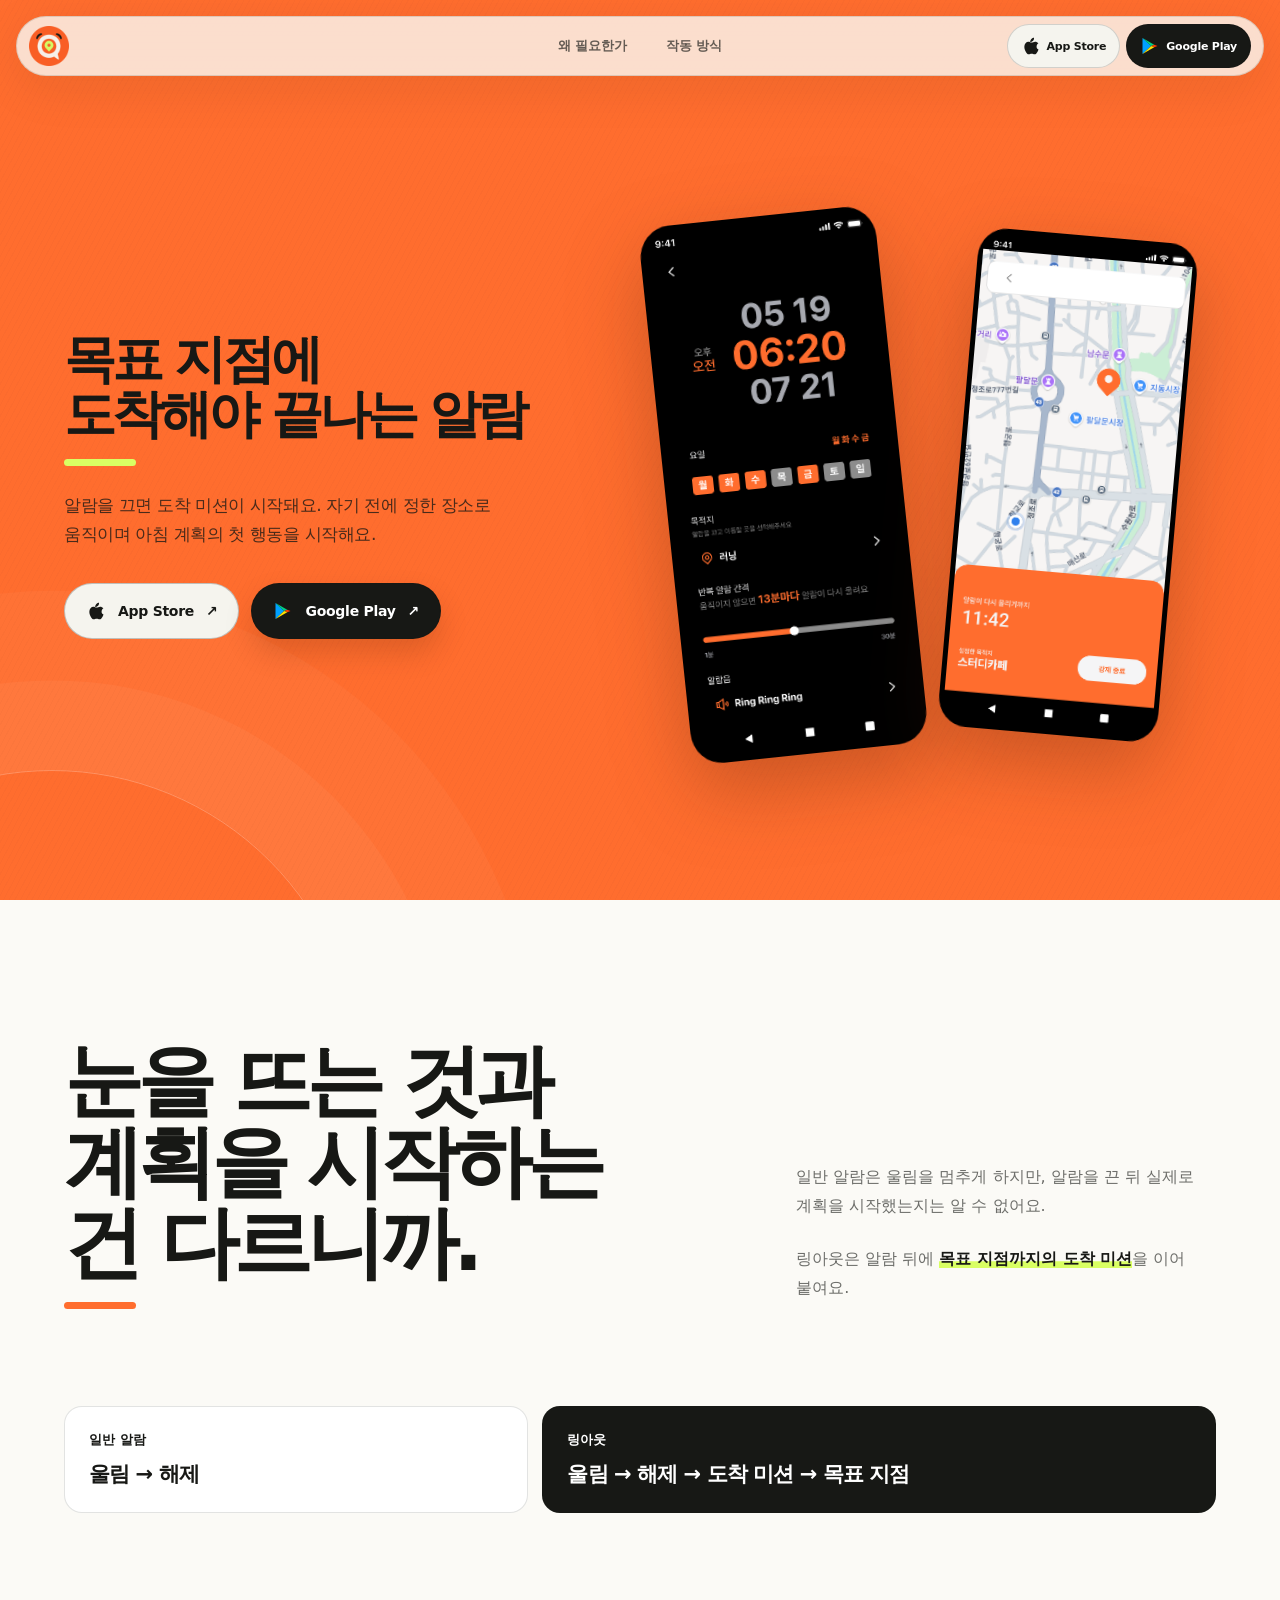
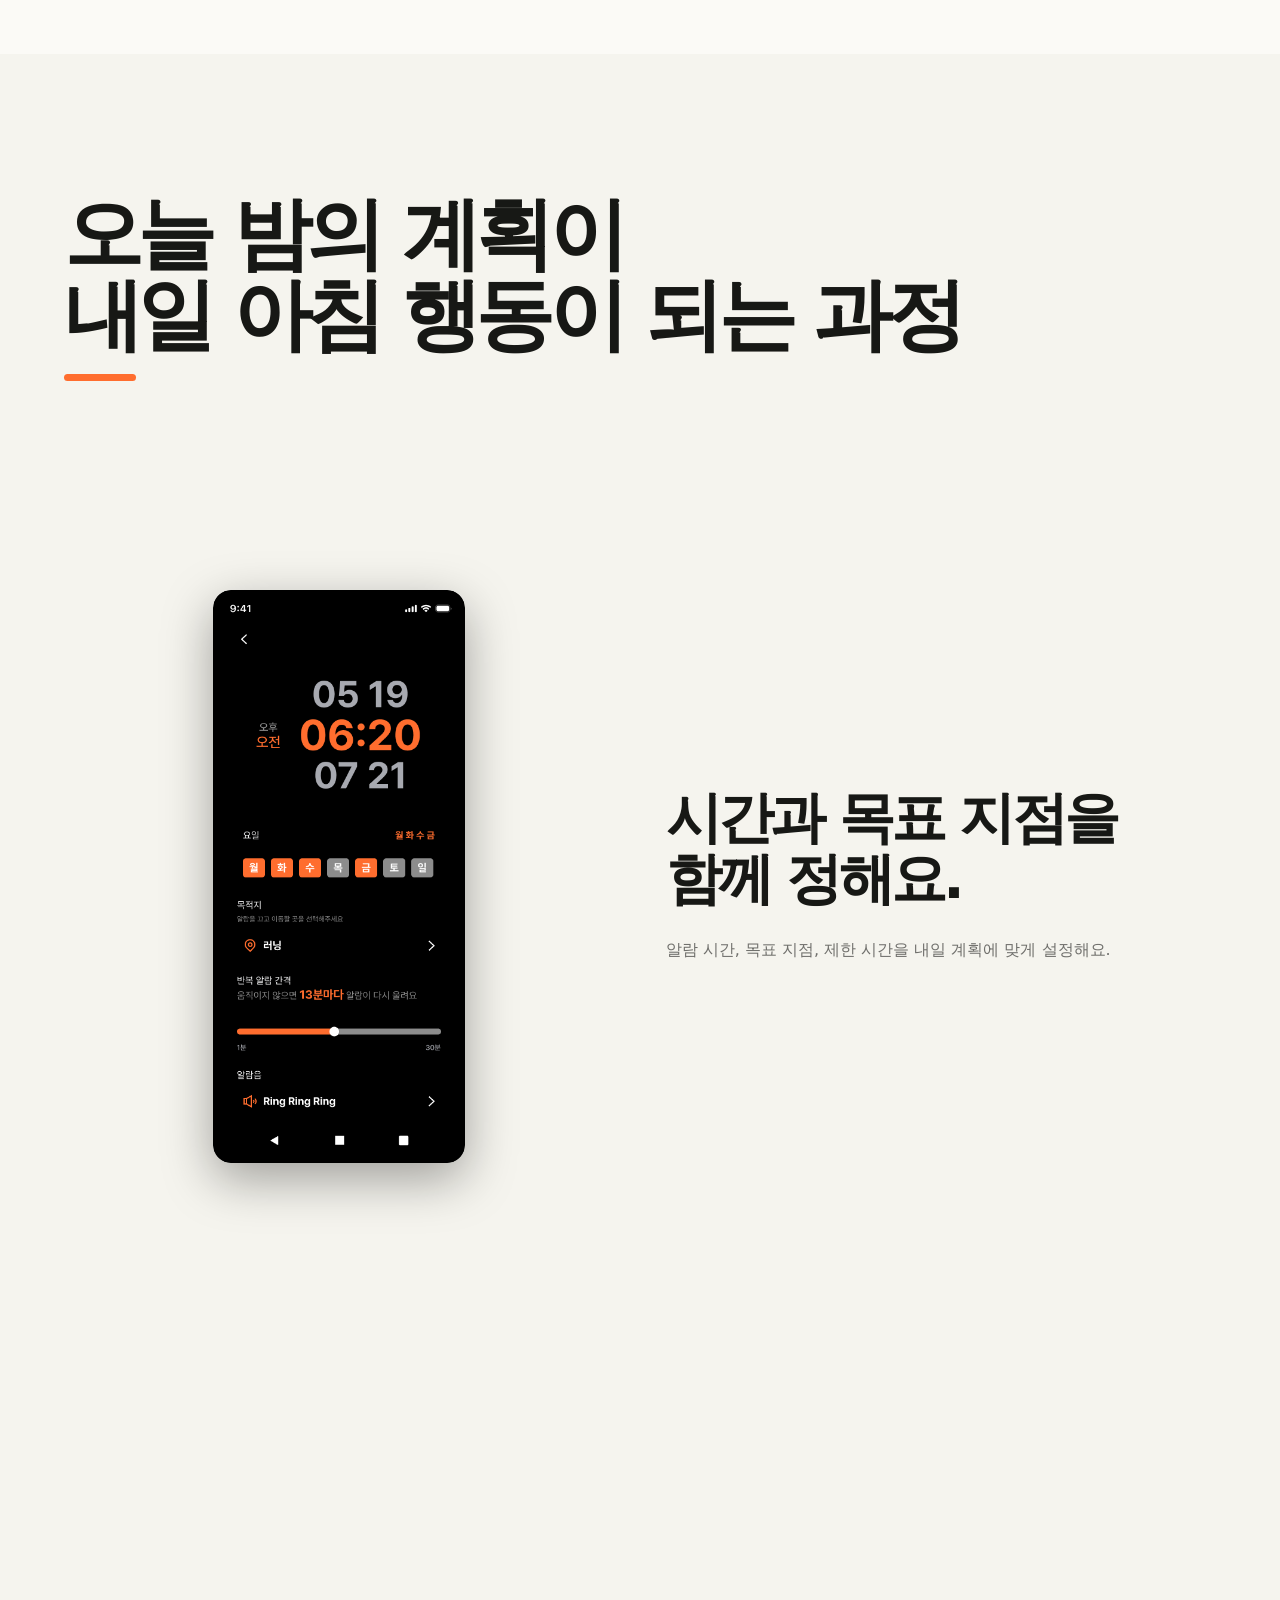
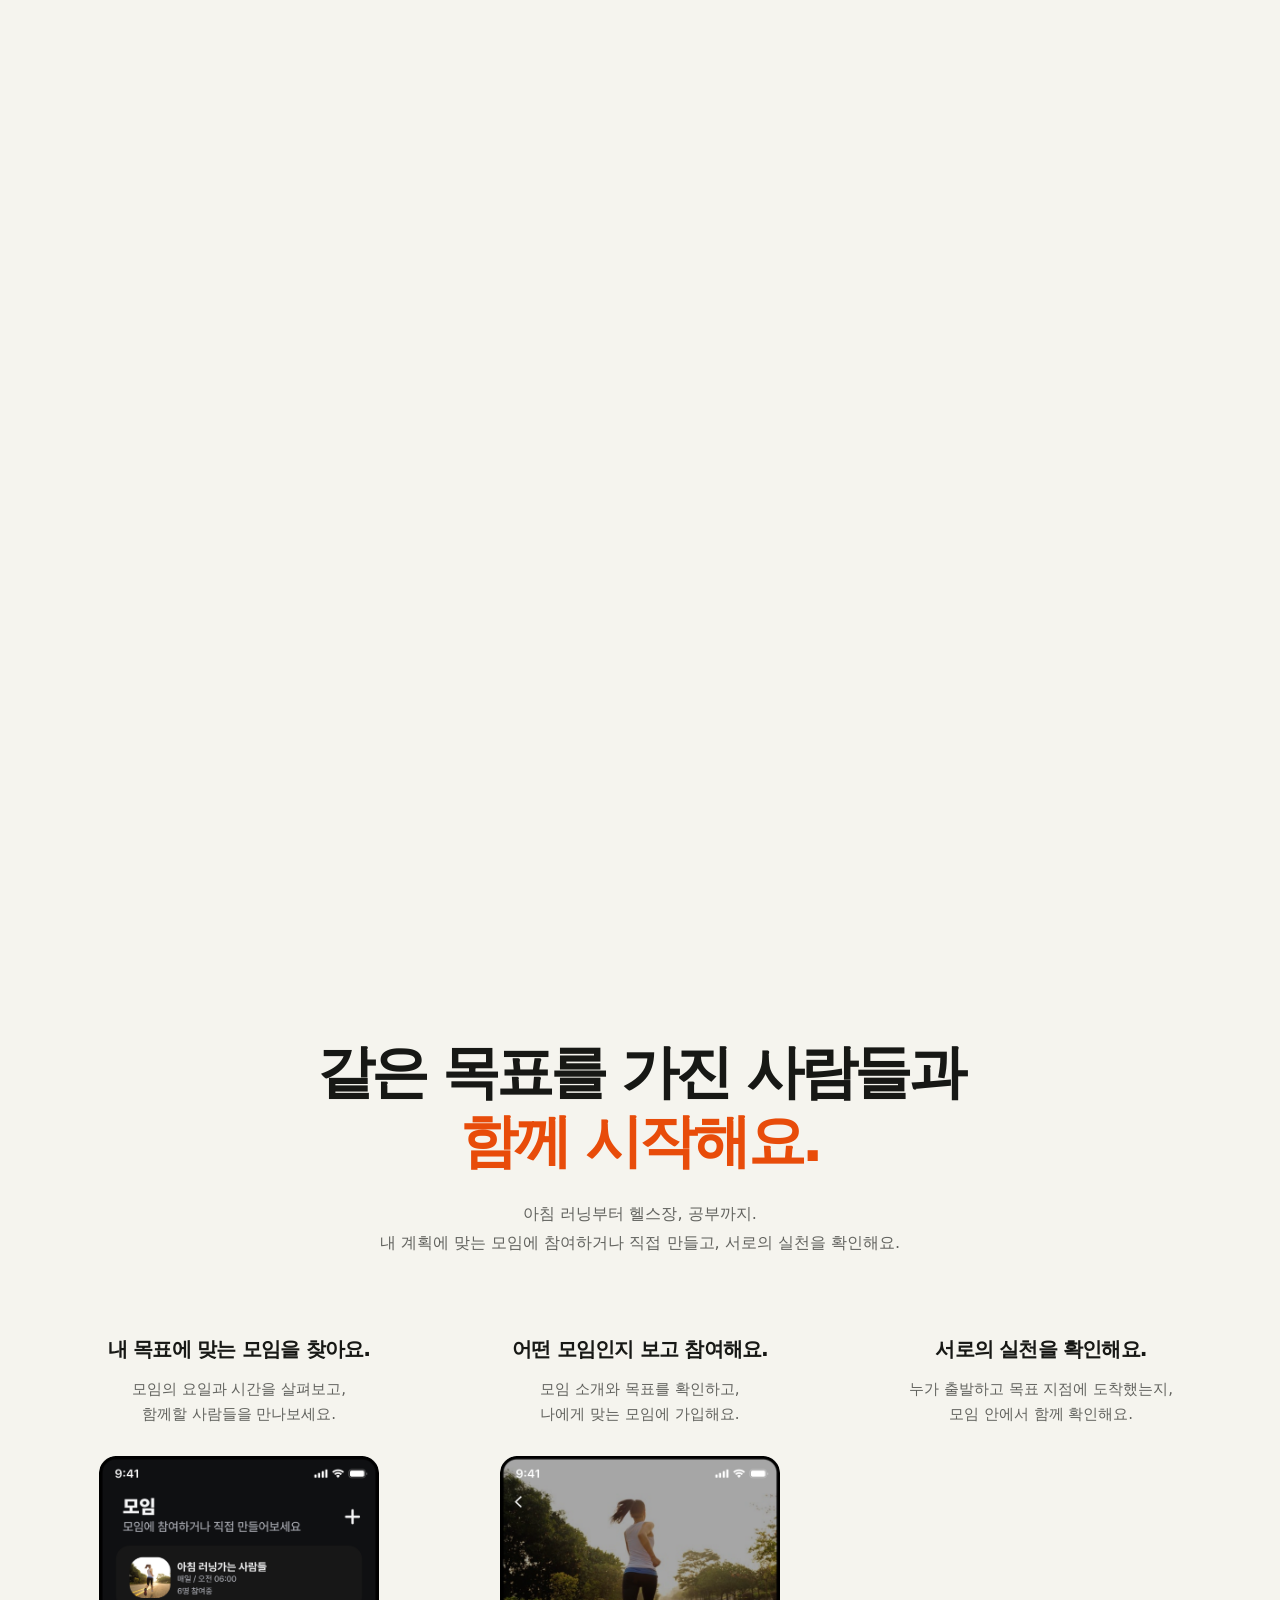
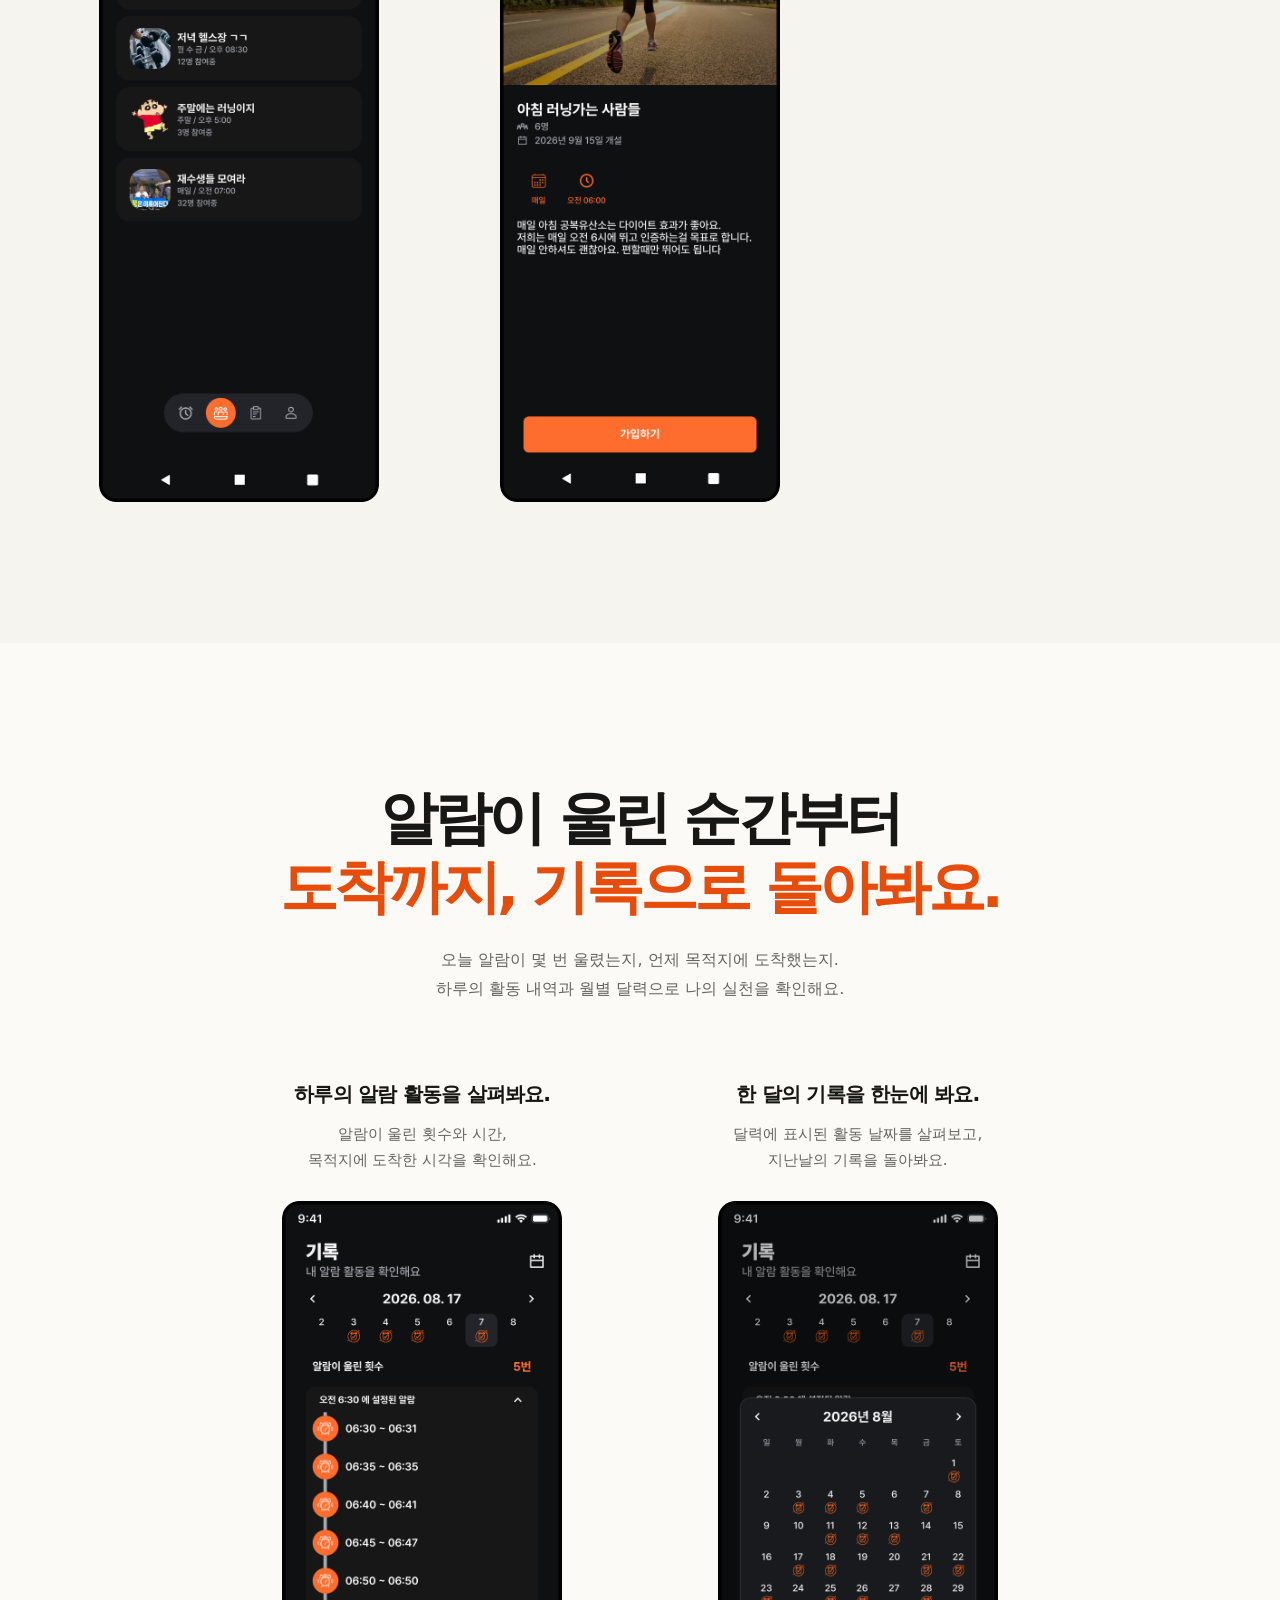
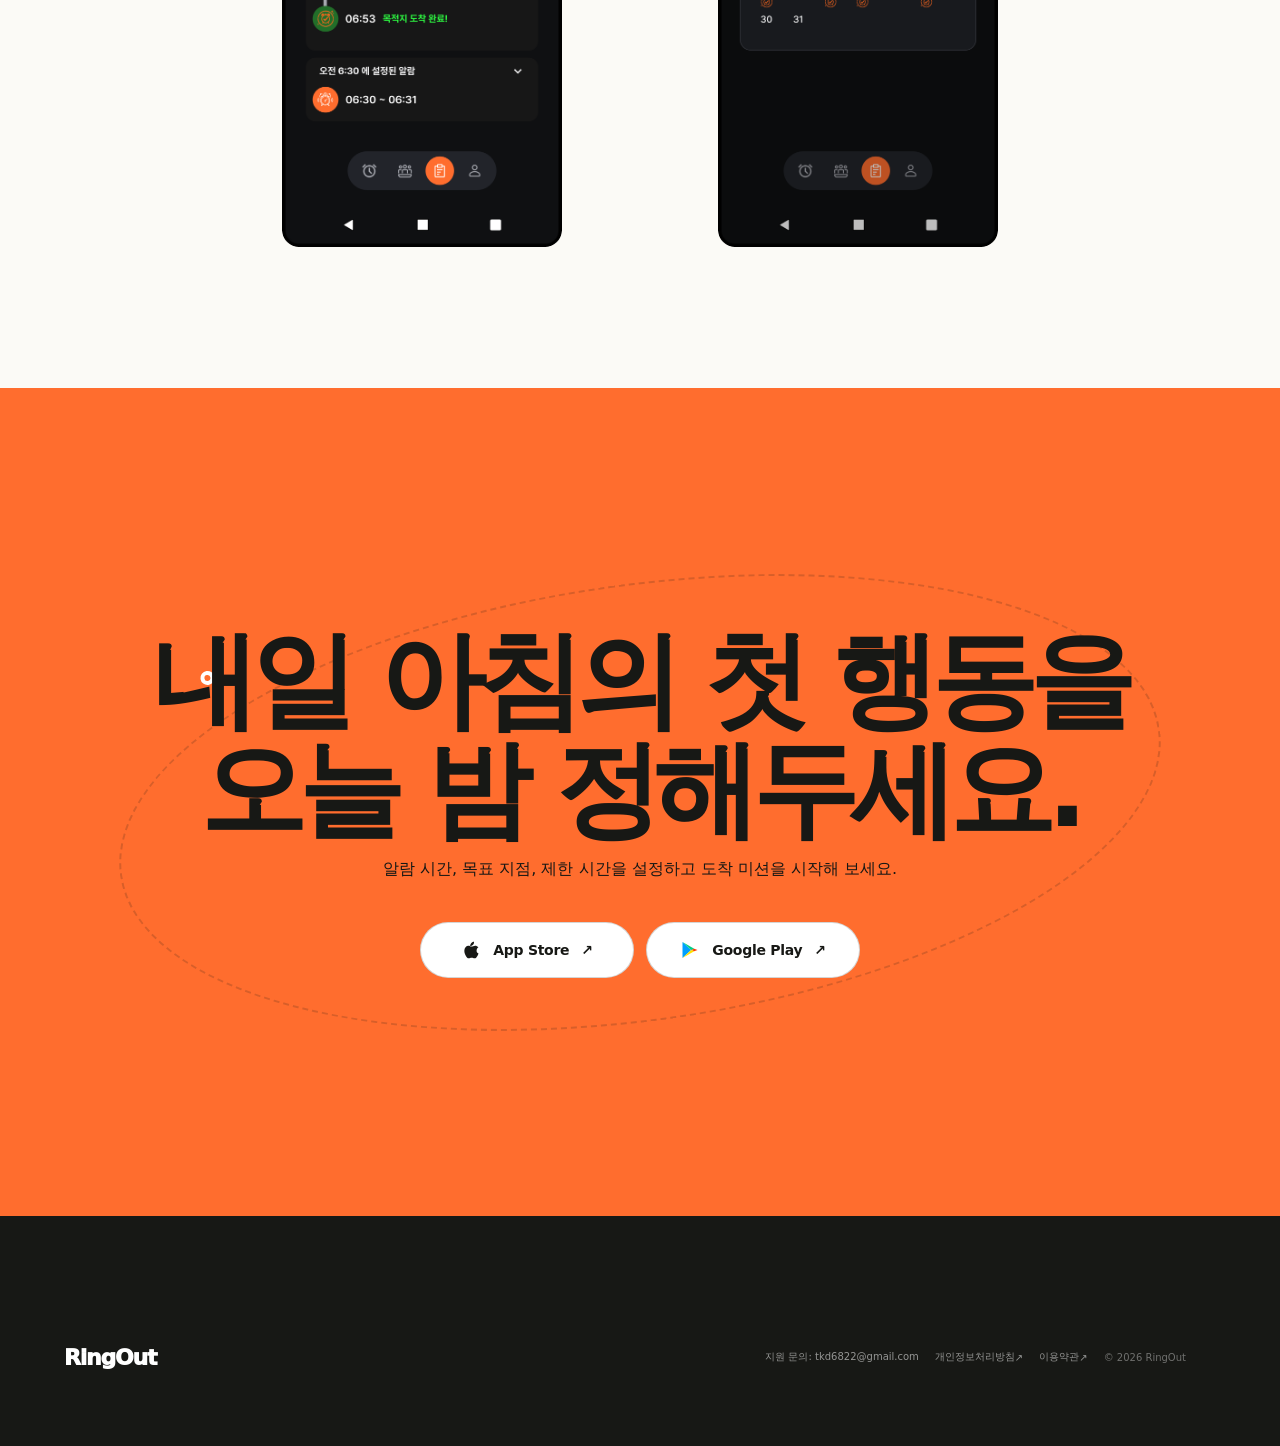
<file: index.html>
<!doctype html>
<html lang="ko">
  <head>
    <meta charset="UTF-8" />
    <meta name="viewport" content="width=device-width, initial-scale=1.0, viewport-fit=cover" />
    <meta name="theme-color" content="#ff6d2e" />
    <meta
      name="description"
      content="목표 지점에 도착해야 끝나는 알람, RingOut. iOS와 Android에서 도착 미션으로 아침 계획을 시작해 보세요."
    />
    <meta property="og:title" content="목표 지점에 도착해야 끝나는 알람 | RingOut" />
    <meta
      property="og:description"
      content="알람을 끈 뒤 목표 지점까지의 도착 미션을 이어가는 RingOut iOS·Android 앱을 만나보세요."
    />
    <meta property="og:type" content="website" />
    <meta property="og:site_name" content="RingOut" />
    <meta property="og:image" content="/assets/favicon.png" />
    <meta property="og:image:type" content="image/png" />
    <meta property="og:image:width" content="512" />
    <meta property="og:image:height" content="512" />
    <meta property="og:image:alt" content="주황색 배경에 흰색 알람 모양과 연두색 위치 핀이 그려진 RingOut 아이콘" />
    <meta name="twitter:card" content="summary" />
    <meta name="twitter:title" content="목표 지점에 도착해야 끝나는 알람 | RingOut" />
    <meta
      name="twitter:description"
      content="알람을 끈 뒤 목표 지점까지의 도착 미션을 이어가는 RingOut iOS·Android 앱을 만나보세요."
    />
    <meta name="twitter:image" content="/assets/favicon.png" />
    <meta name="twitter:image:alt" content="주황색 배경에 흰색 알람 모양과 연두색 위치 핀이 그려진 RingOut 아이콘" />
    <title>목표 지점에 도착해야 끝나는 알람 | RingOut</title>
    <link rel="image_src" href="/assets/favicon.png" />
    <link rel="icon" type="image/png" sizes="512x512" href="assets/favicon.png" />
    <link rel="apple-touch-icon" href="assets/favicon.png" />
    <link rel="preload" as="image" href="assets/ringout-mockup-alarm-setting.png" />
    <link rel="preload" as="image" href="assets/ringout-mockup-destination-in-progress.png" />
    <link rel="preload" as="image" href="assets/ringout-destination.png" />
    <link rel="stylesheet" href="styles.css?v=20261029" />
    <script async src="https://www.googletagmanager.com/gtag/js?id=G-2EV0CKKLM3"></script>
    <script>
      window.dataLayer = window.dataLayer || [];
      function gtag() { window.dataLayer.push(arguments); }
      gtag("js", new Date());
      gtag("config", "G-2EV0CKKLM3");
    </script>
    <script src="analytics.js?v=20261030" defer></script>
    <script src="script.js?v=20261030" defer></script>
  </head>
  <body>
    <a class="skip-link" href="#main">본문으로 바로가기</a>
    <div class="scroll-progress" aria-hidden="true"><span></span></div>

    <header class="site-header" aria-label="주요 메뉴">
      <div class="container-inner header-inner">
        <a class="brand" href="#top" aria-label="RingOut 처음으로">
          <img class="brand-mark" src="assets/logo-circle_2.png" alt="" width="40" height="40" />
        </a>
        <nav class="nav-links" aria-label="페이지 메뉴">
          <a href="#why">왜 필요한가</a>
          <a href="#how">작동 방식</a>
        </nav>
        <div class="header-store-actions" aria-label="앱 설치">
          <a class="header-store-button header-store-button-app" href="https://apps.apple.com/kr/app/id6801441994?pt=129294547&amp;ct=landing_page&amp;mt=8" target="_blank" rel="noopener noreferrer" aria-label="App Store에서 RingOut iOS 앱 받기(새 창)" data-store-click="app_store" data-store-placement="header"><svg class="store-platform-icon" viewBox="0 0 24 24" fill="currentColor" aria-hidden="true" focusable="false"><path d="M15.6 2c.2 1.6-.5 3.1-1.5 4.1-.9.9-2.1 1.3-3.1 1.2-.1-1.4.5-2.8 1.4-3.8.9-.9 2.2-1.5 3.2-1.5ZM18.7 12.9c0-2 1.1-3.4 2.2-4.1-1-1.4-2.5-2-4-2-1.7 0-2.8 1-4.2 1-1.3 0-2.2-.9-3.7-.9-2.8 0-5 2.4-5 6 0 2.2.8 4.5 1.9 6.3 1 1.5 2 2.8 3.4 2.8 1.3 0 1.9-.8 3.5-.8s2 .8 3.5.8c1.5 0 2.5-1.5 3.4-2.9.7-1.1 1.1-2.1 1.3-2.8-1.4-.6-2.3-1.9-2.3-3.4Z" /></svg>App Store</a>
          <a class="header-store-button header-store-button-google" href="https://play.google.com/store/apps/details?id=com.joon.ringout&amp;referrer=utm_source%3Dlanding_page%26utm_medium%3Dwebsite%26utm_campaign%3Dringout_launch" target="_blank" rel="noopener noreferrer" aria-label="Google Play에서 RingOut Android 앱 받기(새 창)" data-store-click="google_play" data-store-placement="header"><svg class="store-platform-icon" viewBox="0 0 24 24" aria-hidden="true" focusable="false"><path fill="#00a0ff" d="M3 2.4v19.2l10.4-9.6L3 2.4Z" /><path fill="#00d084" d="M3 2.4 17.1 10.4 13.4 12 3 2.4Z" /><path fill="#ff3d00" d="m17.1 10.4 3.9 1.6-3.9 1.6-3.7-1.6 3.7-1.6Z" /><path fill="#ffe000" d="M3 21.6 17.1 13.6 13.4 12 3 21.6Z" /></svg>Google Play</a>
        </div>
      </div>
    </header>

    <main id="main" tabindex="-1">
      <section class="hero" id="top" aria-labelledby="hero-title">
        <div class="hero-noise" aria-hidden="true"></div>
        <div class="container-inner hero-inner">
          <div class="hero-copy">
            <h1 id="hero-title" class="reveal">목표 지점에<br /><span>도착해야 끝나는 알람</span></h1>
            <p class="hero-description reveal">알람을 끄면 도착 미션이 시작돼요. 자기 전에 정한 장소로 움직이며 아침 계획의 첫 행동을 시작해요.</p>
            <div class="store-actions reveal" aria-label="앱 설치 경로">
              <a class="store-button store-button-secondary" href="https://apps.apple.com/kr/app/id6801441994?pt=129294547&amp;ct=landing_page&amp;mt=8" target="_blank" rel="noopener noreferrer" aria-label="App Store에서 RingOut iOS 앱 받기(새 창)" data-store-click="app_store" data-store-placement="hero"><svg class="store-platform-icon" viewBox="0 0 24 24" fill="currentColor" aria-hidden="true" focusable="false"><path d="M15.6 2c.2 1.6-.5 3.1-1.5 4.1-.9.9-2.1 1.3-3.1 1.2-.1-1.4.5-2.8 1.4-3.8.9-.9 2.2-1.5 3.2-1.5ZM18.7 12.9c0-2 1.1-3.4 2.2-4.1-1-1.4-2.5-2-4-2-1.7 0-2.8 1-4.2 1-1.3 0-2.2-.9-3.7-.9-2.8 0-5 2.4-5 6 0 2.2.8 4.5 1.9 6.3 1 1.5 2 2.8 3.4 2.8 1.3 0 1.9-.8 3.5-.8s2 .8 3.5.8c1.5 0 2.5-1.5 3.4-2.9.7-1.1 1.1-2.1 1.3-2.8-1.4-.6-2.3-1.9-2.3-3.4Z" /></svg>App Store <span aria-hidden="true">↗</span></a>
              <a class="store-button button-dark" href="https://play.google.com/store/apps/details?id=com.joon.ringout&amp;referrer=utm_source%3Dlanding_page%26utm_medium%3Dwebsite%26utm_campaign%3Dringout_launch" target="_blank" rel="noopener noreferrer" aria-label="Google Play에서 RingOut Android 앱 받기(새 창)" data-store-click="google_play" data-store-placement="hero"><svg class="store-platform-icon" viewBox="0 0 24 24" aria-hidden="true" focusable="false"><path fill="#00a0ff" d="M3 2.4v19.2l10.4-9.6L3 2.4Z" /><path fill="#00d084" d="M3 2.4 17.1 10.4 13.4 12 3 2.4Z" /><path fill="#ff3d00" d="m17.1 10.4 3.9 1.6-3.9 1.6-3.7-1.6 3.7-1.6Z" /><path fill="#ffe000" d="M3 21.6 17.1 13.6 13.4 12 3 21.6Z" /></svg>Google Play <span aria-hidden="true">↗</span></a>
            </div>
          </div>
          <div class="hero-visual">
            <div class="hero-phone-pair">
              <img class="hero-phone hero-phone-alarm" src="assets/ringout-mockup-alarm-setting.png" alt="알람 시간과 목표 지점을 설정하는 RingOut Android 앱 화면 예시" width="422" height="961" />
              <img class="hero-phone hero-phone-destination" src="assets/ringout-mockup-destination-in-progress.png" alt="목표 지점까지 이동 중인 RingOut Android 앱 화면 예시" width="422" height="961" />
            </div>
          </div>
        </div>
      </section>

      <section class="manifesto section-pad" id="why" aria-labelledby="why-title">
        <div class="container-inner manifesto-inner">
          <div class="manifesto-heading"><h2 id="why-title" class="reveal">눈을 뜨는 것과<br /><span>계획을 시작하는 건 다르니까.</span></h2></div>
          <div class="manifesto-copy reveal">
            <p>일반 알람은 울림을 멈추게 하지만, 알람을 끈 뒤 실제로 계획을 시작했는지는 알 수 없어요.</p>
            <p>링아웃은 알람 뒤에 <strong>목표 지점까지의 도착 미션</strong>을 이어 붙여요.</p>
          </div>
          <div class="alarm-contrast reveal" aria-label="일반 알람과 RingOut의 차이">
            <p><b>일반 알람</b><span>울림 → 해제</span></p>
            <p><b>링아웃</b><span>울림 → 해제 → 도착 미션 → 목표 지점</span></p>
          </div>
        </div>
      </section>

      <section class="journey section-pad" id="how" aria-labelledby="how-title">
        <div class="container-inner journey-inner">
          <div class="section-heading reveal"><h2 id="how-title">오늘 밤의 계획이<br /><span>내일 아침 행동이 되는 과정</span></h2></div>
          <div class="journey-layout journey-sequence" data-journey-sequence>
            <div class="journey-stage">
              <div class="journey-panel is-active" data-journey-panel="0">
                <div class="journey-visual journey-visual--static">
                  <div class="actual-screen-stack">
                    <img class="journey-phone journey-single-mockup" src="assets/ringout-mockup-alarm-setting.png" alt="알람 시간과 목표 지점을 설정하는 RingOut Android 앱 화면 예시" width="422" height="961" />
                  </div>
                </div>
                <article class="journey-step journey-step--intro is-active" data-step="0"><div><h3>시간과 목표 지점을<br />함께 정해요.</h3><p>알람 시간, 목표 지점, 제한 시간을 내일 계획에 맞게 설정해요.</p></div></article>
              </div>

              <div class="journey-panel" data-journey-panel="1">
                <div class="journey-visual journey-visual--static">
                  <div class="actual-screen-stack">
                    <img class="journey-phone journey-single-mockup" src="assets/ringout-mockup-alarm-screen.png" alt="알람을 끄고 목표 지점으로 이동하기 전의 RingOut Android 알람 화면 예시" width="422" height="961" loading="lazy" decoding="async" />
                  </div>
                </div>
                <article class="journey-step journey-step--move" data-step="1"><div><h3>알람을 끄면,<br />목표 지점을 향해 움직여요.</h3><p>알람 해제와 동시에 도착 미션이 시작돼요. 남은 시간과 목표 지점까지의 거리를 보며 이동해요.</p></div></article>
              </div>

              <div class="journey-panel" data-journey-panel="2">
                <div class="journey-visual journey-visual--static">
                  <div class="actual-screen-stack">
                    <img class="journey-phone journey-single-mockup" src="assets/ringout-mockup-destination-in-progress.png" alt="알람을 끈 뒤 목표 지점까지 이동 중인 RingOut Android 앱 화면 예시" width="422" height="961" loading="lazy" decoding="async" />
                  </div>
                </div>
                <article class="journey-step" data-step="2"><div><h3>제한 시간 안에 도착하지 못하면 다시 알람이 울려요.</h3><p>알람을 끄면 제한 시간이 다시 시작되고, 도착 미션이 이어져요.</p></div></article>
              </div>

              <div class="journey-panel journey-panel--text-only journey-panel--final" data-journey-panel="3">
                <article class="journey-step" data-step="3"><div><h3>목적지에 도착하면<br /><span class="marker-highlight">알람이 끝나요</span></h3><p>설정한 목표 지점에 도착하면 더 이상 알람이 반복해서 울리지 않아요</p></div></article>
              </div>
            </div>
          </div>
        </div>
      </section>

      <section class="groups section-pad" id="groups" aria-labelledby="groups-title">
        <div class="container-inner">
          <div class="groups-heading reveal">
            <h2 id="groups-title">같은 목표를 가진 사람들과<br /><span>함께 시작해요.</span></h2>
            <p class="groups-description">아침 러닝부터 헬스장, 공부까지.<br />내 계획에 맞는 모임에 참여하거나 직접 만들고, 서로의 실천을 확인해요.</p>
          </div>
          <div class="groups-grid">
            <figure class="group-feature reveal">
              <figcaption><h3>내 목표에 맞는 모임을 찾아요.</h3><p>모임의 요일과 시간을 살펴보고,<br />함께할 사람들을 만나보세요.</p></figcaption>
              <img src="assets/ringout-group-list.png" alt="요일과 시간, 참여 인원을 확인할 수 있는 RingOut 모임 목록 화면" width="1236" height="2853" loading="lazy" decoding="async" />
            </figure>
            <figure class="group-feature reveal">
              <figcaption><h3>어떤 모임인지 보고 참여해요.</h3><p>모임 소개와 목표를 확인하고,<br />나에게 맞는 모임에 가입해요.</p></figcaption>
              <img src="assets/ringout-group-detail.png" alt="아침 러닝 모임의 소개와 일정, 가입하기 버튼이 있는 화면" width="1236" height="2853" loading="lazy" decoding="async" />
            </figure>
            <figure class="group-feature reveal">
              <figcaption><h3>서로의 실천을 확인해요.</h3><p>누가 출발하고 목표 지점에 도착했는지,<br />모임 안에서 함께 확인해요.</p></figcaption>
              <img src="assets/ringout-group-activity.png" alt="날짜별 목표 달성 인원과 멤버의 이동 시작, 도착 내역을 보여주는 모임 활동 화면" width="1236" height="2823" loading="lazy" decoding="async" />
            </figure>
          </div>
        </div>
      </section>

      <section class="records section-pad" id="records" aria-labelledby="records-title">
        <div class="container-inner">
          <div class="groups-heading reveal">
            <h2 id="records-title">알람이 울린 순간부터<br /><span>도착까지, 기록으로 돌아봐요.</span></h2>
            <p class="groups-description">오늘 알람이 몇 번 울렸는지, 언제 목적지에 도착했는지.<br />하루의 활동 내역과 월별 달력으로 나의 실천을 확인해요.</p>
          </div>
          <div class="groups-grid records-grid">
            <figure class="group-feature reveal">
              <figcaption><h3>하루의 알람 활동을 살펴봐요.</h3><p>알람이 울린 횟수와 시간,<br />목적지에 도착한 시각을 확인해요.</p></figcaption>
              <img src="assets/ringout-records-daily.png" alt="알람이 울린 횟수와 시간별 내역, 목적지 도착 시각을 보여주는 RingOut 기록 화면" width="1236" height="2853" loading="lazy" decoding="async" />
            </figure>
            <figure class="group-feature reveal">
              <figcaption><h3>한 달의 기록을 한눈에 봐요.</h3><p>달력에 표시된 활동 날짜를 살펴보고,<br />지난날의 기록을 돌아봐요.</p></figcaption>
              <img src="assets/ringout-records-calendar.png" alt="알람 활동이 있는 날짜가 표시된 RingOut 월별 기록 달력 화면" width="1236" height="2853" loading="lazy" decoding="async" />
            </figure>
          </div>
        </div>
      </section>

      <section class="final-cta" id="download" aria-labelledby="cta-title">
        <div class="cta-track" aria-hidden="true"><span></span></div>
        <div class="container-inner final-cta-inner">
          <h2 id="cta-title" class="reveal">내일 아침의 첫 행동을<br /><span>오늘 밤 정해두세요.</span></h2>
          <p class="reveal">알람 시간, 목표 지점, 제한 시간을 설정하고 도착 미션을 시작해 보세요.</p>
          <div class="store-actions reveal" aria-label="앱 설치 경로"><a class="store-button button-light" href="https://apps.apple.com/kr/app/id6801441994?pt=129294547&amp;ct=landing_page&amp;mt=8" target="_blank" rel="noopener noreferrer" aria-label="App Store에서 RingOut iOS 앱 받기(새 창)" data-store-click="app_store" data-store-placement="bottom"><svg class="store-platform-icon" viewBox="0 0 24 24" fill="currentColor" aria-hidden="true" focusable="false"><path d="M15.6 2c.2 1.6-.5 3.1-1.5 4.1-.9.9-2.1 1.3-3.1 1.2-.1-1.4.5-2.8 1.4-3.8.9-.9 2.2-1.5 3.2-1.5ZM18.7 12.9c0-2 1.1-3.4 2.2-4.1-1-1.4-2.5-2-4-2-1.7 0-2.8 1-4.2 1-1.3 0-2.2-.9-3.7-.9-2.8 0-5 2.4-5 6 0 2.2.8 4.5 1.9 6.3 1 1.5 2 2.8 3.4 2.8 1.3 0 1.9-.8 3.5-.8s2 .8 3.5.8c1.5 0 2.5-1.5 3.4-2.9.7-1.1 1.1-2.1 1.3-2.8-1.4-.6-2.3-1.9-2.3-3.4Z" /></svg>App Store <span aria-hidden="true">↗</span></a><a class="store-button button-light" href="https://play.google.com/store/apps/details?id=com.joon.ringout&amp;referrer=utm_source%3Dlanding_page%26utm_medium%3Dwebsite%26utm_campaign%3Dringout_launch" target="_blank" rel="noopener noreferrer" aria-label="Google Play에서 RingOut Android 앱 받기(새 창)" data-store-click="google_play" data-store-placement="bottom"><svg class="store-platform-icon" viewBox="0 0 24 24" aria-hidden="true" focusable="false"><path fill="#00a0ff" d="M3 2.4v19.2l10.4-9.6L3 2.4Z" /><path fill="#00d084" d="M3 2.4 17.1 10.4 13.4 12 3 2.4Z" /><path fill="#ff3d00" d="m17.1 10.4 3.9 1.6-3.9 1.6-3.7-1.6 3.7-1.6Z" /><path fill="#ffe000" d="M3 21.6 17.1 13.6 13.4 12 3 21.6Z" /></svg>Google Play <span aria-hidden="true">↗</span></a></div>
        </div>
      </section>
    </main>

    <footer>
      <div class="container-inner footer-meta">
        <a class="brand brand-footer" href="#top" aria-label="RingOut 처음으로"><span class="brand-wordmark">RingOut</span></a>
        <div class="footer-legal">
          <a href="mailto:tkd6822@gmail.com" aria-label="RingOut 지원 문의 이메일 보내기: tkd6822@gmail.com">지원 문의: tkd6822@gmail.com</a>
          <a href="https://sheer-mimosa-20f.notion.site/3b858b8d8e6c80d2be23f7e4c0ff23bd?source=copy_link" target="_blank" rel="noopener noreferrer" aria-label="개인정보처리방침 보기(새 창)">개인정보처리방침 <span aria-hidden="true">↗</span></a>
          <a href="https://sheer-mimosa-20f.notion.site/3b858b8d8e6c80de9724e0cd32000093?source=copy_link" target="_blank" rel="noopener noreferrer" aria-label="이용약관 보기(새 창)">이용약관 <span aria-hidden="true">↗</span></a>
          <p>© 2026 RingOut</p>
        </div>
      </div>
    </footer>

  </body>
</html>
</file>
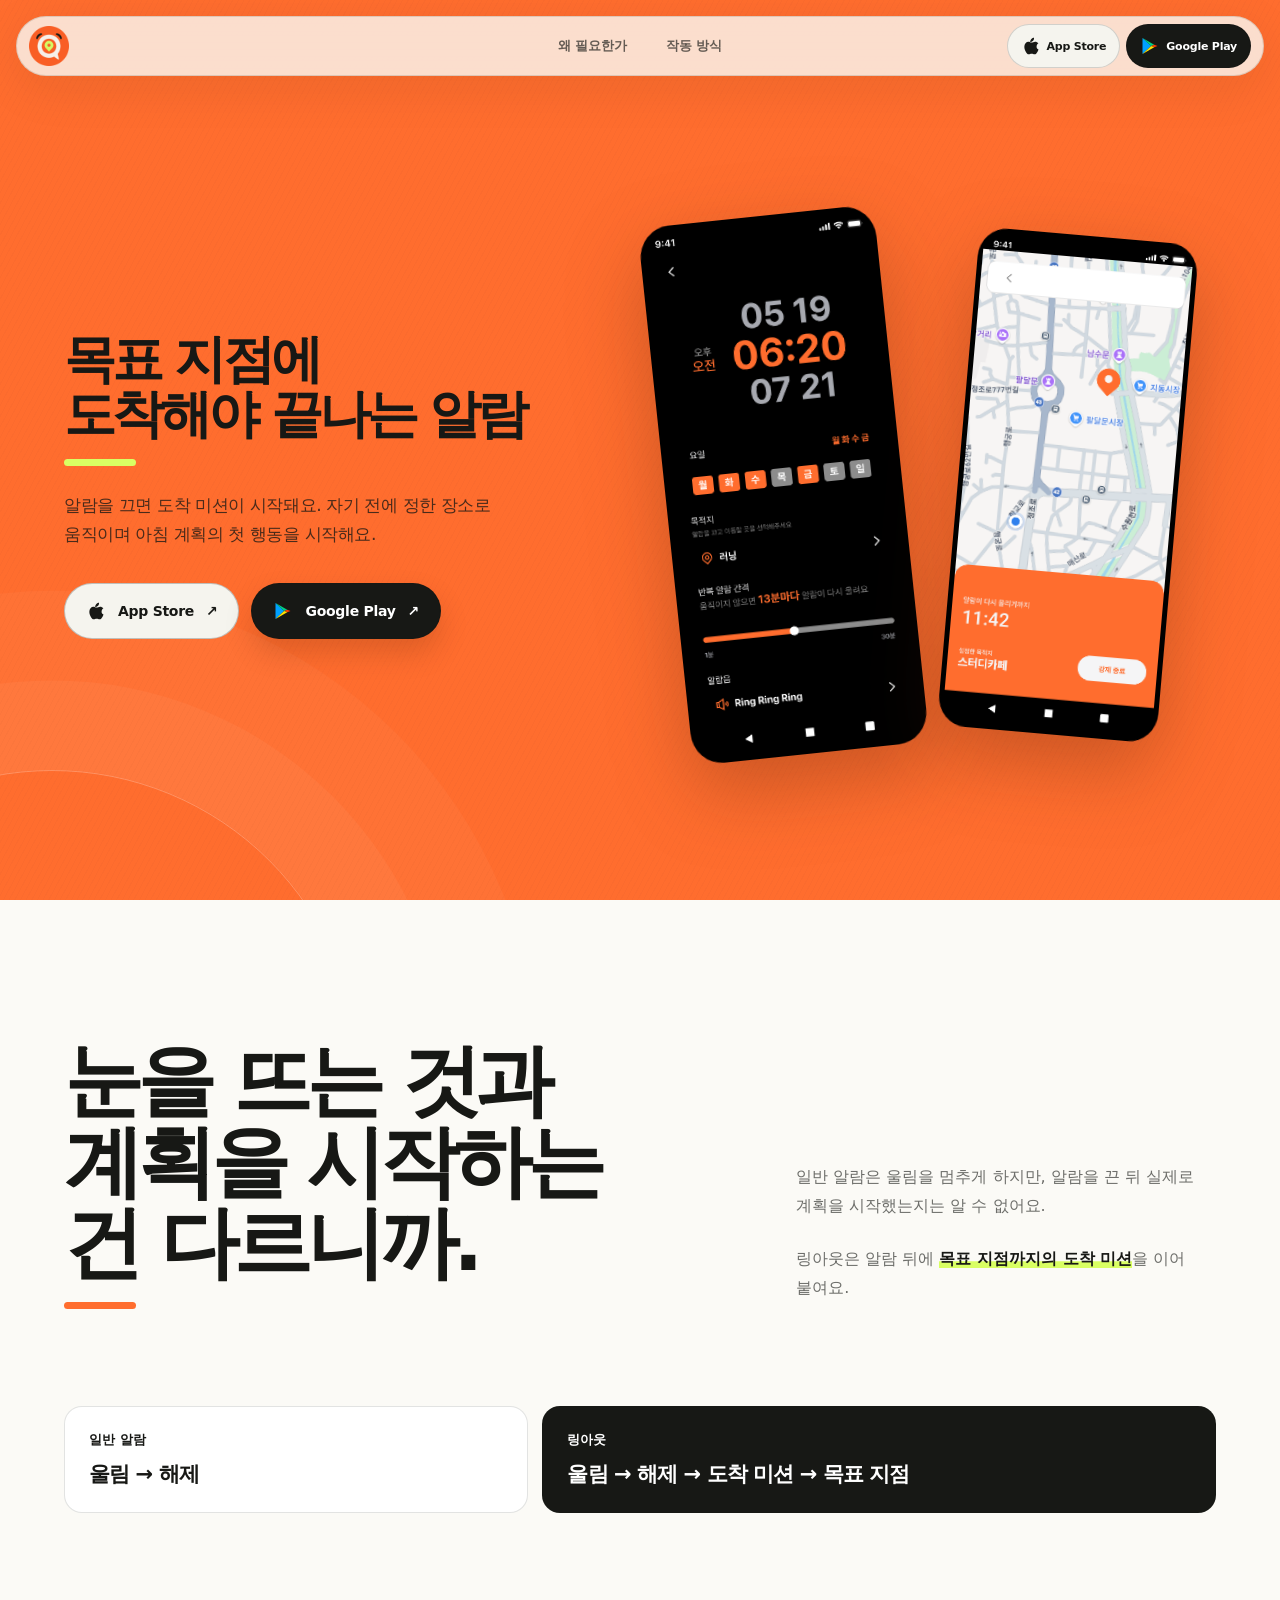
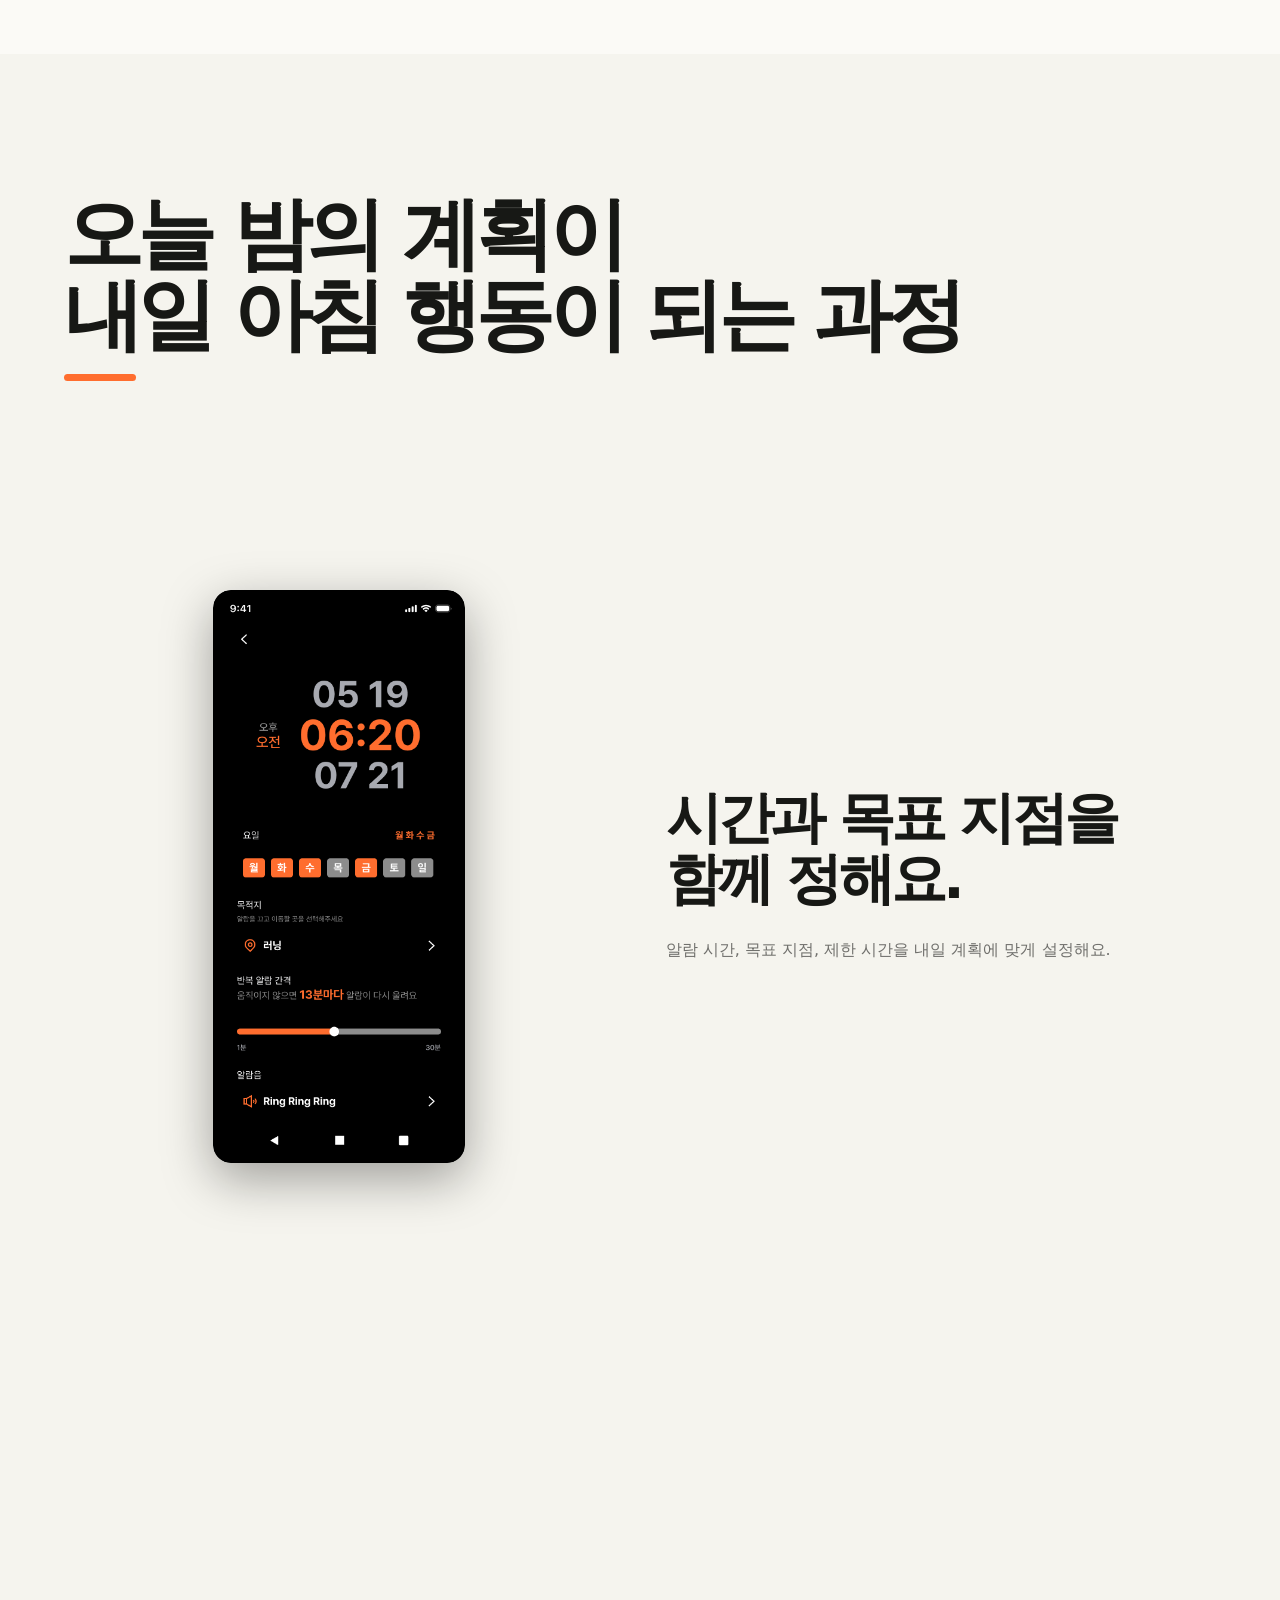
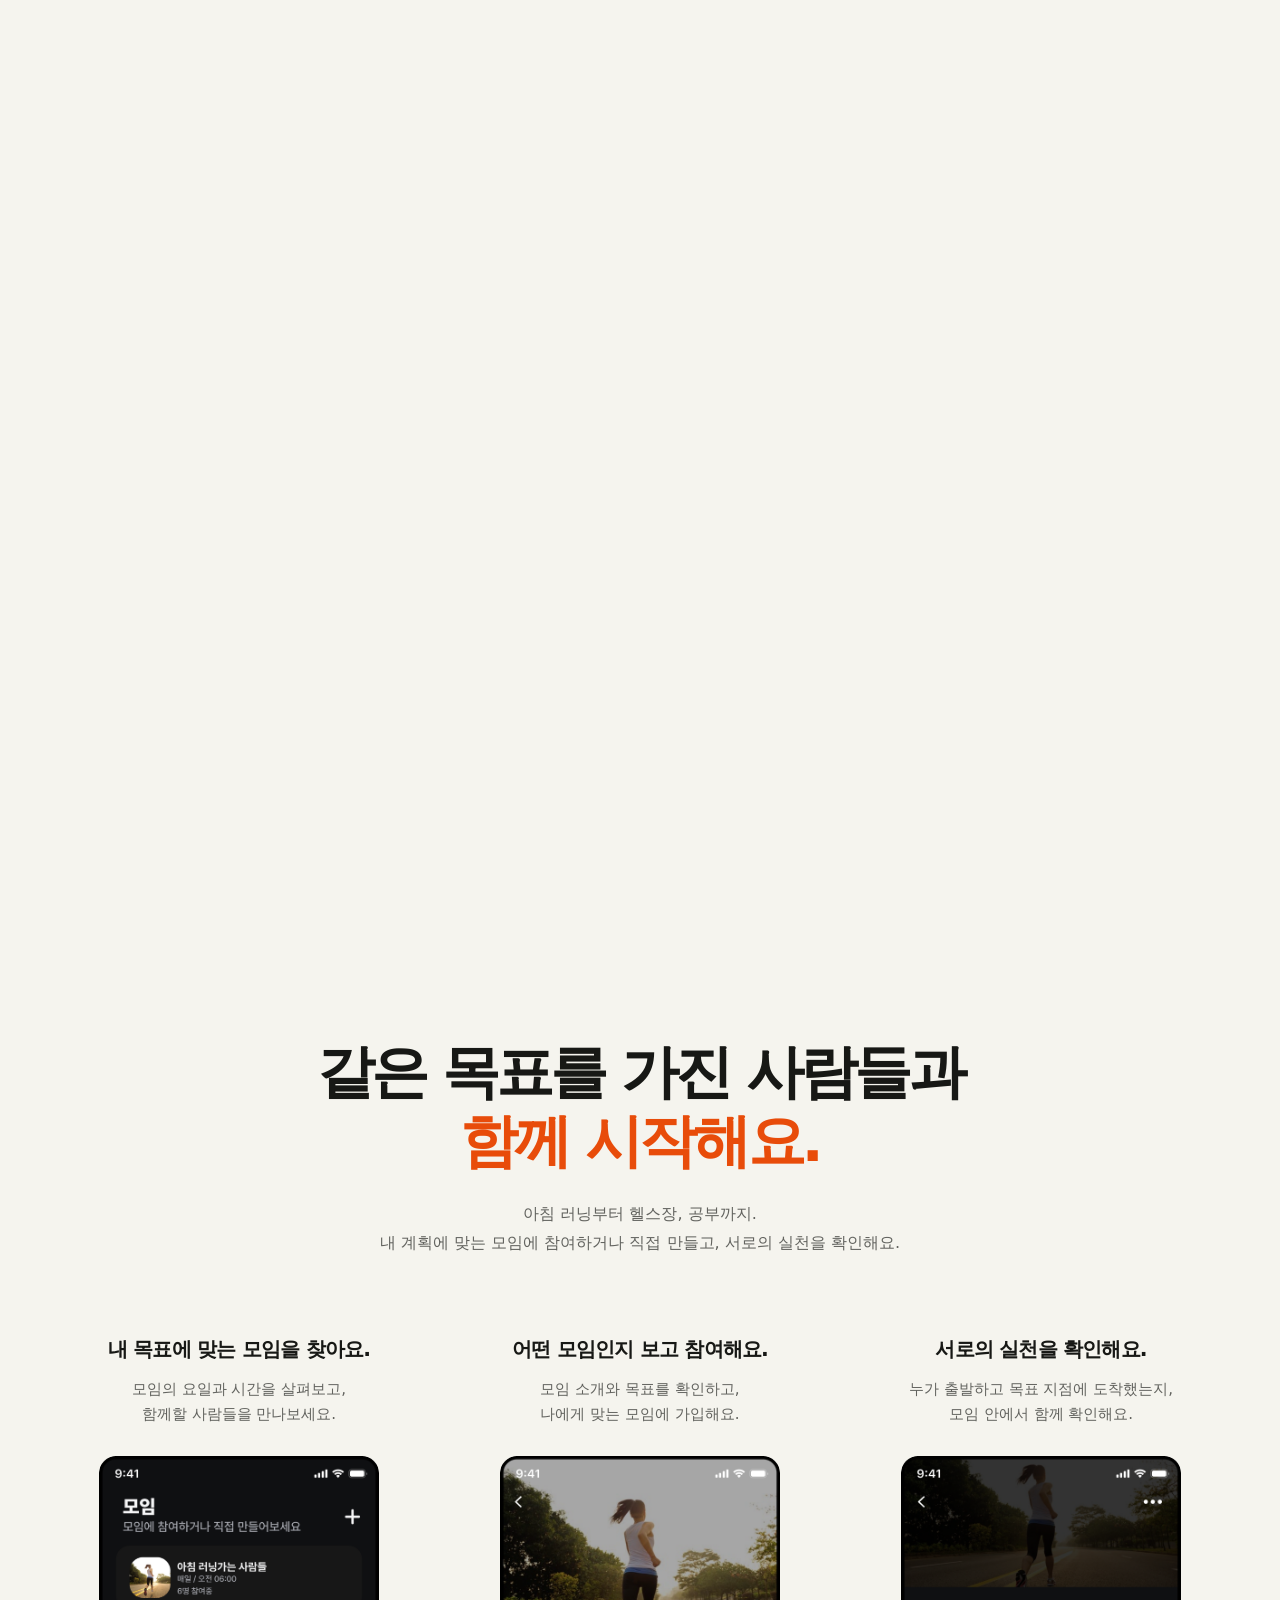
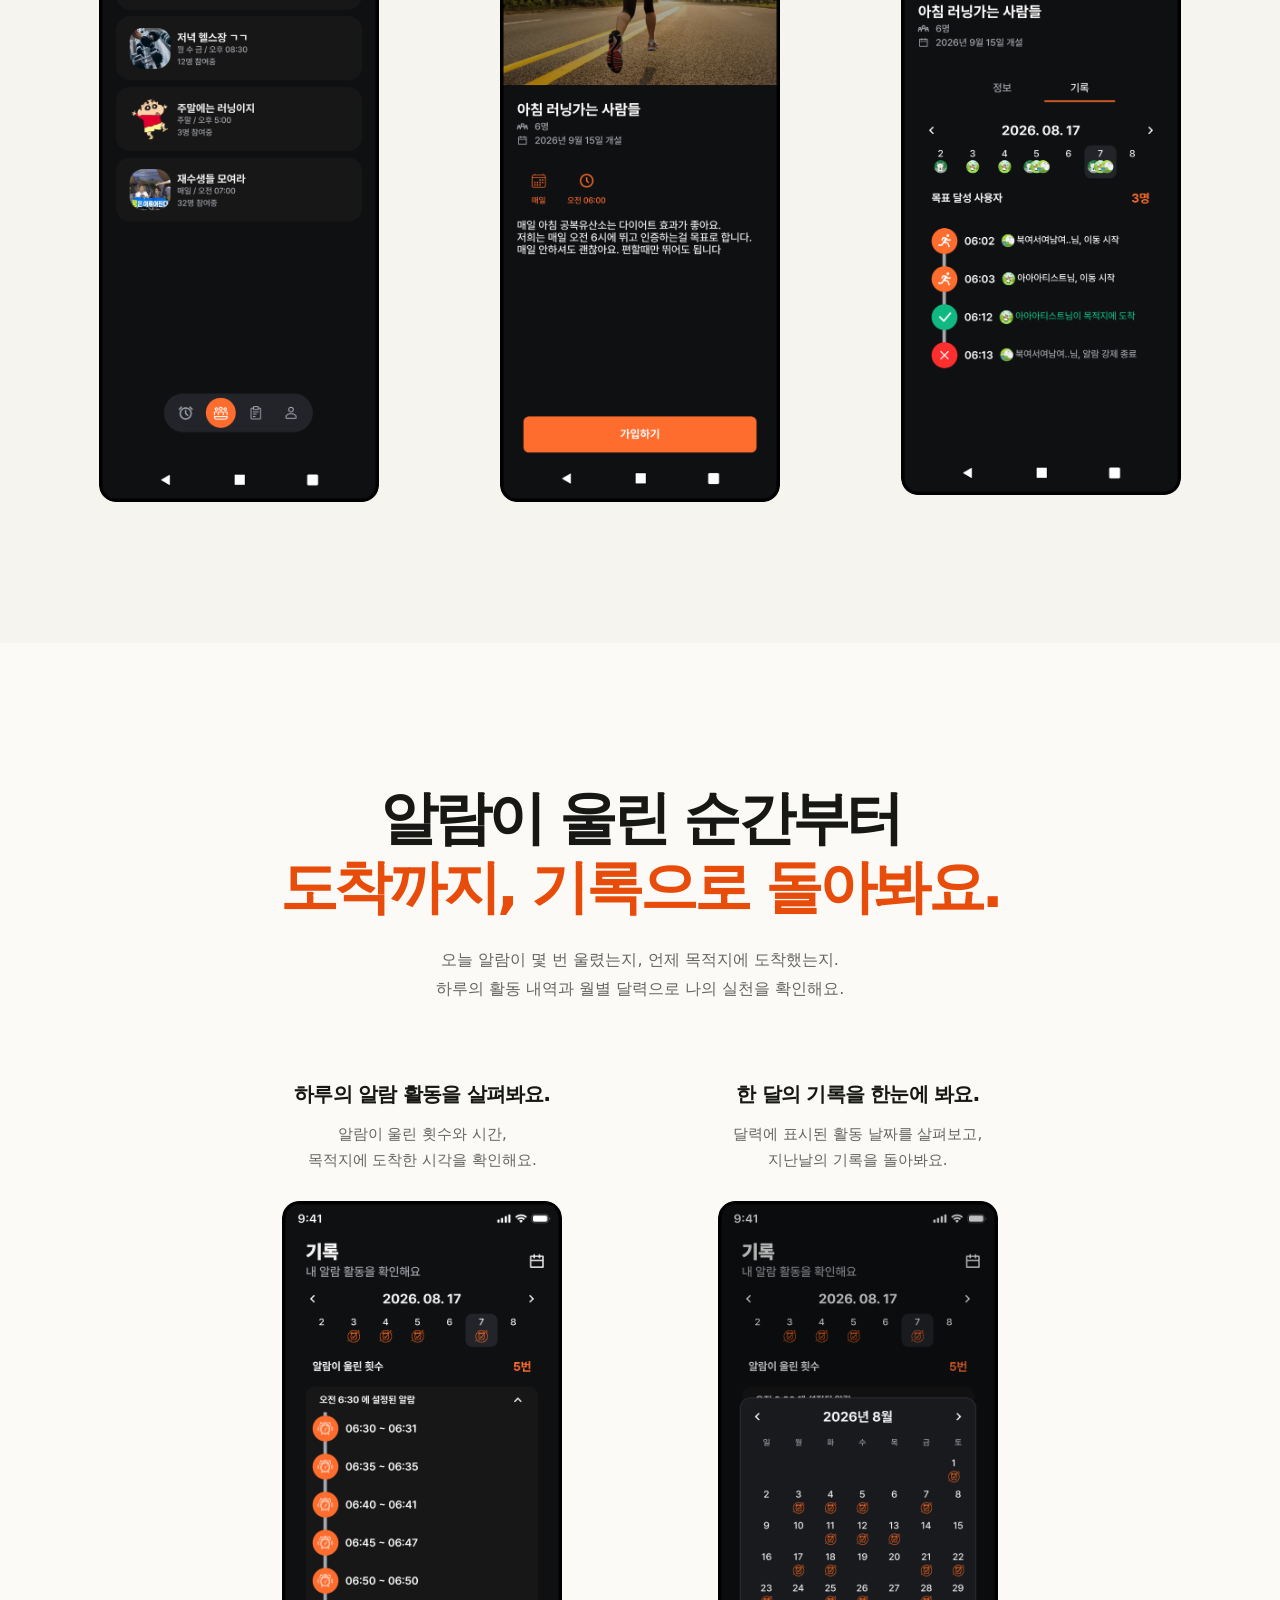
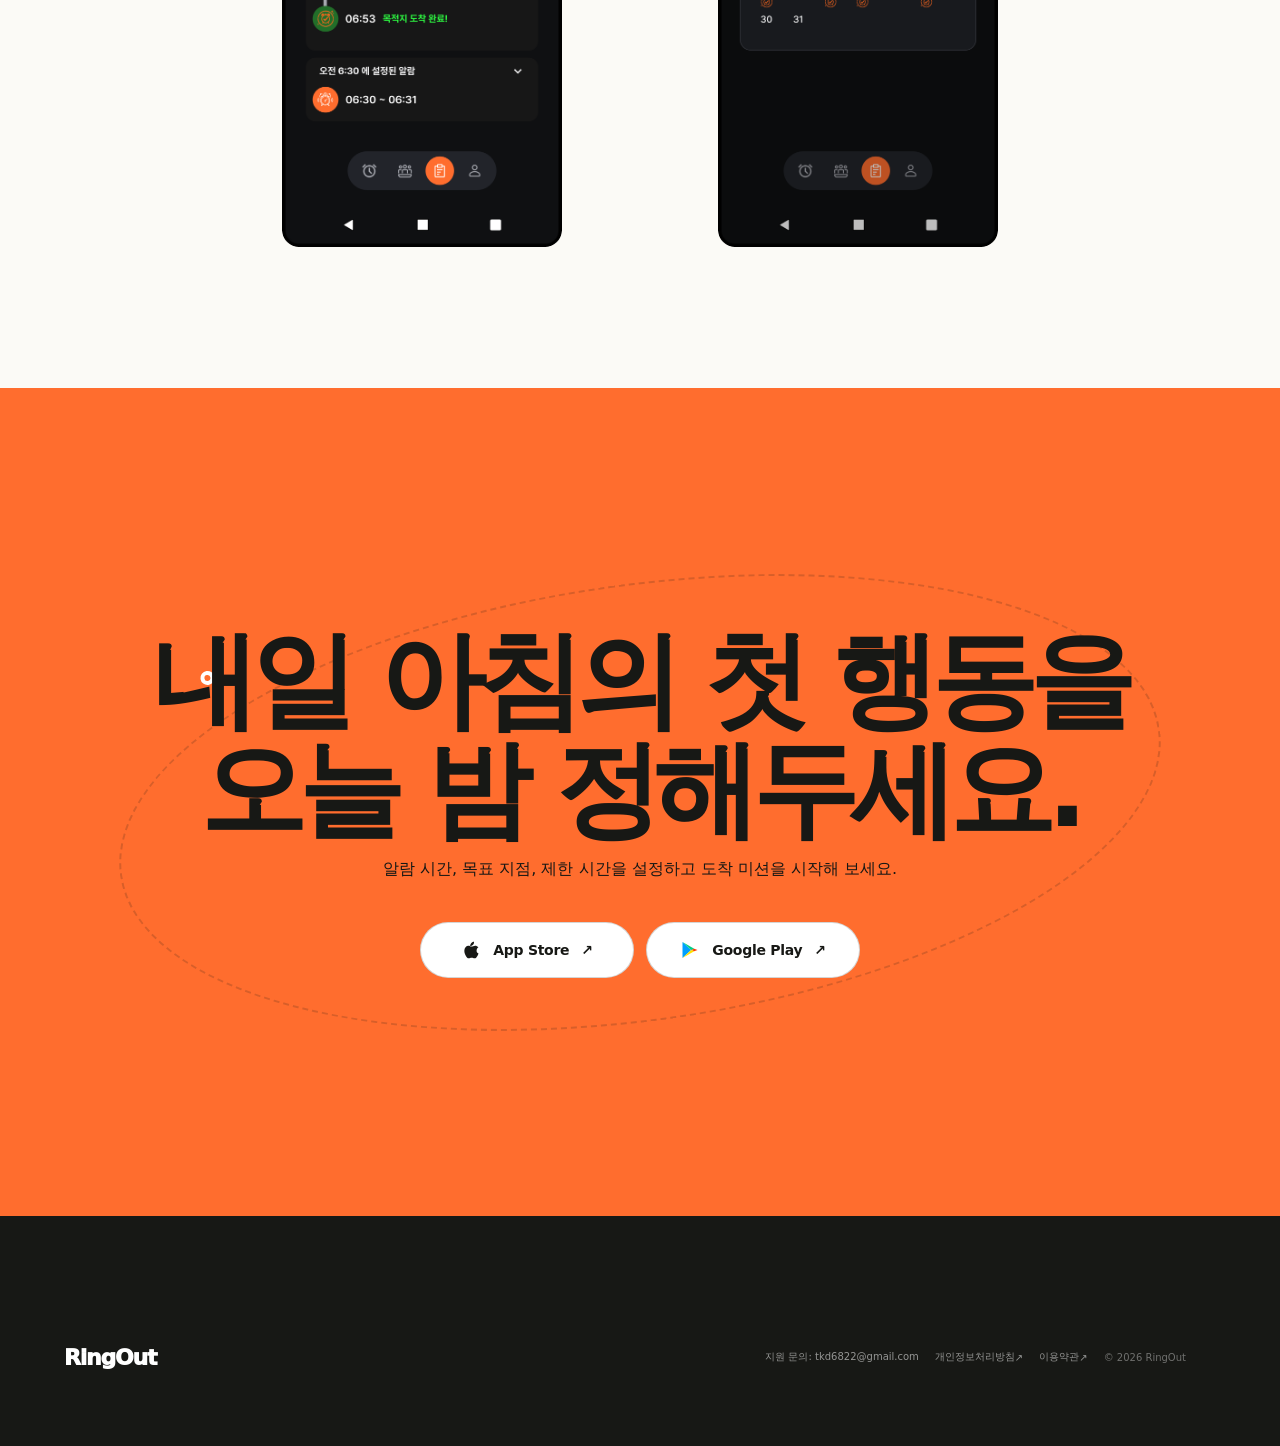
<file: download.html>
<!doctype html>
<html lang="ko">
  <head>
    <meta charset="utf-8">
    <meta name="viewport" content="width=device-width, initial-scale=1">
    <title>RingOut 다운로드</title>
    <link rel="stylesheet" href="/styles.css?v=20260922">
    <script>
      const userAgent = navigator.userAgent || "";
      const isAndroid = /Android/i.test(userAgent);
      const isIOS = /iPhone|iPad|iPod/i.test(userAgent) ||
        (navigator.platform === "MacIntel" && navigator.maxTouchPoints > 1);

      const destination = isAndroid
        ? "intent://details?id=com.joon.ringout&referrer=utm_source%3Dlanding_page%26utm_medium%3Dwebsite%26utm_campaign%3Dringout_launch#Intent;scheme=market;package=com.android.vending;end"
        : isIOS
          ? "https://apps.apple.com/kr/app/id6801441994?pt=129294547&ct=landing_page&mt=8"
          : "/#download";

      window.location.replace(destination);
    </script>
  </head>
  <body>
    <main style="max-width: 32rem; margin: 15vh auto; padding: 0 24px; text-align: center;">
      <h1>RingOut 다운로드</h1>
      <p>스토어가 열리지 않으면 아래 버튼을 눌러 주세요.</p>
      <div class="store-actions">
        <a class="store-button button-dark" href="intent://details?id=com.joon.ringout&amp;referrer=utm_source%3Dlanding_page%26utm_medium%3Dwebsite%26utm_campaign%3Dringout_launch#Intent;scheme=market;package=com.android.vending;end">Google Play 앱에서 열기</a>
        <a class="store-button store-button-secondary" href="https://apps.apple.com/kr/app/id6801441994?pt=129294547&amp;ct=landing_page&amp;mt=8">App Store에서 열기</a>
      </div>
      <p><a href="https://play.google.com/store/apps/details?id=com.joon.ringout&amp;referrer=utm_source%3Dlanding_page%26utm_medium%3Dwebsite%26utm_campaign%3Dringout_launch"><u>Google Play 웹에서 보기</u></a></p>
    </main>
  </body>
</html>
</file>
<file: styles.css>
:root {
  --orange: #ff6d2e;
  --orange-dark: #e84c0a;
  --ink: #171815;
  --cream: #f5f4ee;
  --paper: #fbfaf6;
  --soft: #e8e9e3;
  --lime: #d9ff63;
  --blue: #1677ff;
  --header-height: 76px;
  --page-x: clamp(20px, 5vw, 80px);
  --hero-progress: 0;
}

* {
  box-sizing: border-box;
}

html {
  scroll-behavior: smooth;
  scroll-padding-top: var(--header-height);
}

body {
  margin: 0;
  color: var(--ink);
  background: var(--paper);
  font-family: Pretendard, "Apple SD Gothic Neo", "Noto Sans KR", Inter, system-ui, sans-serif;
  word-break: keep-all;
  overflow-x: hidden;
}

body,
a,
button {
  -webkit-font-smoothing: antialiased;
}

a {
  color: inherit;
  text-decoration: none;
}

img {
  display: block;
  max-width: 100%;
}

.skip-link {
  position: fixed;
  z-index: 9999;
  top: 12px;
  left: 12px;
  padding: 12px 18px;
  border-radius: 999px;
  color: #fff;
  background: var(--ink);
  transform: translateY(-150%);
  transition: transform 0.2s ease;
}

.skip-link:focus {
  transform: translateY(0);
}

:focus-visible {
  outline: 3px solid #fff;
  outline-offset: 2px;
  box-shadow: 0 0 0 5px var(--ink);
}

.scroll-progress {
  position: fixed;
  z-index: 1000;
  top: 0;
  left: 0;
  width: 100%;
  height: 3px;
  pointer-events: none;
}

.scroll-progress span {
  display: block;
  width: 100%;
  height: 100%;
  background: var(--lime);
  transform: scaleX(0);
  transform-origin: 0 50%;
}

.site-header {
  position: fixed;
  z-index: 900;
  inset: 16px var(--page-x) auto;
  height: 60px;
  display: grid;
  grid-template-columns: 1fr auto 1fr;
  align-items: center;
  padding: 0 8px 0 22px;
  border: 1px solid rgb(23 24 21 / 12%);
  border-radius: 999px;
  background: rgb(251 250 246 / 80%);
  box-shadow: 0 12px 50px rgb(31 24 18 / 8%);
  backdrop-filter: blur(16px);
  -webkit-backdrop-filter: blur(16px);
  transition: background 0.25s ease, border-color 0.25s ease, transform 0.25s ease;
}

.site-header.is-scrolled {
  background: rgb(251 250 246 / 94%);
  border-color: rgb(23 24 21 / 18%);
}

.brand {
  width: max-content;
  display: inline-flex;
  align-items: center;
  gap: 10px;
  font-size: 20px;
  font-weight: 900;
  letter-spacing: -0.05em;
}

img.brand-mark {
  width: 40px;
  height: 40px;
  display: block;
  flex-shrink: 0;
  object-fit: contain;
}

.brand-footer .brand-mark {
  position: relative;
  width: 28px;
  height: 28px;
  display: inline-grid;
  place-items: center;
  border: 5px solid var(--orange);
  border-radius: 50%;
}

.brand-footer .brand-mark::after {
  content: "";
  position: absolute;
  right: -8px;
  bottom: -4px;
  width: 11px;
  height: 5px;
  border-radius: 10px;
  background: var(--orange);
  transform: rotate(48deg);
}

.brand-footer .brand-mark i {
  width: 6px;
  height: 6px;
  border-radius: 50%;
  background: var(--ink);
}

.nav-links {
  display: flex;
  align-items: center;
  gap: clamp(20px, 3vw, 44px);
  font-size: 13px;
  font-weight: 700;
  color: rgb(23 24 21 / 66%);
}

.nav-links a {
  position: relative;
  padding: 8px 0;
}

.nav-links a::after {
  content: "";
  position: absolute;
  right: 0;
  bottom: 3px;
  left: 0;
  height: 1px;
  background: currentColor;
  transform: scaleX(0);
  transform-origin: 100% 50%;
  transition: transform 0.25s ease;
}

.nav-links a:hover::after {
  transform: scaleX(1);
  transform-origin: 0 50%;
}

.header-store-actions {
  grid-column: 3;
  justify-self: end;
  display: flex;
  align-items: center;
  gap: 6px;
}

.header-store-button {
  min-width: 0;
  min-height: 44px;
  display: inline-flex;
  align-items: center;
  justify-content: center;
  gap: 6px;
  padding: 0 13px;
  border: 1px solid rgb(23 24 21 / 16%);
  border-radius: 999px;
  appearance: none;
  font: inherit;
  font-size: 11px;
  font-weight: 900;
  letter-spacing: -0.02em;
  line-height: 1;
  white-space: nowrap;
  cursor: pointer;
  transition: color 0.2s ease, background 0.2s ease, transform 0.2s ease;
}

.header-store-button-app {
  color: var(--ink);
  background: var(--cream);
}

.header-store-button-google {
  color: #fff;
  background: var(--ink);
}

.header-store-button:hover {
  transform: translateY(-2px);
}

.header-store-button-app:hover { background: #fff; }
.header-store-button-google:hover { color: var(--ink); background: var(--lime); }

.hero {
  position: relative;
  min-height: 100svh;
  display: grid;
  grid-template-columns: minmax(0, 1.05fr) minmax(360px, 0.95fr);
  align-items: center;
  gap: clamp(20px, 5vw, 72px);
  padding: calc(var(--header-height) + 70px) var(--page-x) 76px;
  overflow: hidden;
  background: var(--orange);
}

.hero::before {
  content: "";
  position: absolute;
  width: 48vw;
  aspect-ratio: 1;
  left: -20vw;
  bottom: -38vw;
  border: 1px solid rgb(255 255 255 / 25%);
  border-radius: 50%;
  box-shadow: 0 0 0 7vw rgb(255 255 255 / 4%), 0 0 0 14vw rgb(255 255 255 / 3%);
}

.hero-noise {
  position: absolute;
  inset: 0;
  opacity: 0.1;
  pointer-events: none;
  background-image: repeating-linear-gradient(
    118deg,
    rgb(23 24 21 / 16%) 0,
    rgb(23 24 21 / 16%) 1px,
    transparent 1px,
    transparent 5px
  );
  mix-blend-mode: multiply;
}

.hero-copy,
.hero-visual {
  position: relative;
  z-index: 2;
}

.eyebrow,
.section-index {
  margin: 0 0 28px;
  font-size: 12px;
  font-weight: 900;
  letter-spacing: 0.16em;
}

.eyebrow {
  display: inline-flex;
  align-items: center;
  gap: 12px;
  padding: 9px 14px;
  border: 1px solid rgb(23 24 21 / 32%);
  border-radius: 999px;
}

.eyebrow::before {
  content: "";
  width: 8px;
  height: 8px;
  border-radius: 50%;
  background: var(--lime);
  box-shadow: 0 0 0 5px rgb(217 255 99 / 28%);
}

.hero h1 {
  max-width: none;
  margin: 0;
  font-size: clamp(26px, 4.1vw, 60px);
  line-height: 1.05;
  letter-spacing: -0.075em;
  font-weight: 950;
  white-space: nowrap;
}

.hero h1 span {
  color: var(--cream);
}

.hero-plan-list {
  list-style: none;
  display: flex;
  flex-wrap: wrap;
  gap: 9px;
  margin: 0 0 36px;
  padding: 0;
}

.hero-plan-list li {
  padding: 10px 15px;
  border: 1px solid rgb(23 24 21 / 13%);
  border-radius: 999px;
  background: rgb(251 250 246 / 90%);
  box-shadow: 0 8px 20px rgb(75 28 8 / 8%);
  font-size: clamp(11px, 0.92vw, 14px);
  font-weight: 850;
  letter-spacing: -0.025em;
}

.hero-plan-list li:nth-child(2) {
  color: #fff;
  background: var(--ink);
  transform: rotate(-1.5deg);
}

.hero-plan-list li:nth-child(3) {
  background: var(--lime);
  transform: rotate(1deg);
}

.hero-description {
  margin: 25px 0 0;
  font-size: clamp(16px, 1.35vw, 21px);
  line-height: 1.7;
  letter-spacing: -0.025em;
  color: rgb(23 24 21 / 78%);
}

.hero-actions {
  display: flex;
  align-items: center;
  gap: 28px;
  margin-top: 38px;
}

.button {
  min-height: 58px;
  display: inline-flex;
  align-items: center;
  justify-content: center;
  gap: 30px;
  padding: 0 25px;
  border-radius: 999px;
  font-size: 14px;
  font-weight: 850;
  transition: transform 0.2s ease, box-shadow 0.2s ease, color 0.2s ease,
    background 0.2s ease;
}

.button span {
  font-size: 18px;
}

.button:hover {
  transform: translateY(-3px);
}

.button-dark {
  color: #fff;
  background: var(--ink);
  box-shadow: 0 14px 28px rgb(75 28 8 / 18%);
}

.button-dark:hover {
  color: var(--ink);
  background: var(--lime);
  box-shadow: 0 18px 34px rgb(75 28 8 / 24%);
}

.hero-visual {
  height: min(760px, 77svh);
  display: grid;
  place-items: center;
  transform: translateY(calc(var(--hero-progress) * 30px));
}

.phone-halo {
  position: absolute;
  width: min(37vw, 570px);
  aspect-ratio: 1;
  border-radius: 50%;
  background: var(--lime);
  box-shadow: 0 34px 80px rgb(99 63 8 / 25%);
  transform: scale(calc(1 - var(--hero-progress) * 0.12));
}

.hero-phone {
  position: relative;
  z-index: 3;
  height: min(70svh, 690px);
  width: auto;
  border-radius: 13% / 6%;
  filter: drop-shadow(0 28px 38px rgb(76 30 10 / 30%));
  transform: rotate(calc(-6deg + var(--hero-progress) * 11deg))
    scale(calc(1 - var(--hero-progress) * 0.08));
  transition: filter 0.2s ease;
}

.hero-orbit {
  position: absolute;
  z-index: 1;
  width: min(45vw, 680px);
  aspect-ratio: 1;
  border: 1px solid rgb(23 24 21 / 24%);
  border-radius: 50%;
}

.orbit-one {
  animation: orbit-rotate 20s linear infinite;
}

.orbit-two {
  width: min(52vw, 790px);
  border-style: dashed;
  animation: orbit-rotate 32s linear infinite reverse;
}

.orbit-label {
  position: absolute;
  z-index: 5;
  margin: 0;
  font-size: clamp(10px, 1vw, 13px);
  font-weight: 950;
  letter-spacing: 0.15em;
}

.label-one {
  top: 10%;
  right: 2%;
  transform: rotate(7deg);
}

.label-two {
  left: 1%;
  bottom: 13%;
  transform: rotate(-9deg);
}

.metric-card {
  position: absolute;
  z-index: 7;
  min-width: 150px;
  padding: 15px 18px;
  border: 1px solid rgb(23 24 21 / 10%);
  border-radius: 18px;
  background: rgb(255 255 255 / 93%);
  box-shadow: 0 16px 40px rgb(75 28 8 / 18%);
  backdrop-filter: blur(8px);
}

.metric-card span {
  display: block;
  margin-bottom: 4px;
  color: rgb(23 24 21 / 52%);
  font-size: 11px;
  font-weight: 700;
}

.metric-card strong {
  font-size: 25px;
  letter-spacing: -0.04em;
}

.metric-time {
  top: 18%;
  left: 0;
  transform: translateY(calc(var(--hero-progress) * -22px)) rotate(-5deg);
}

.metric-distance {
  right: -2%;
  bottom: 19%;
  transform: translateY(calc(var(--hero-progress) * 25px)) rotate(4deg);
}

.run-dot {
  position: absolute;
  z-index: 6;
  right: 5%;
  top: 15%;
  width: 72px;
  height: 72px;
  display: grid;
  place-items: center;
  border-radius: 50%;
  color: #fff;
  background: var(--ink);
  box-shadow: 0 0 0 9px rgb(23 24 21 / 12%);
  animation: bob 3s ease-in-out infinite;
}

.run-dot span {
  font-size: 11px;
  font-weight: 900;
  letter-spacing: 0.14em;
}

.scroll-cue {
  position: absolute;
  z-index: 5;
  left: var(--page-x);
  bottom: 26px;
  display: inline-flex;
  align-items: center;
  gap: 13px;
  font-size: 10px;
  font-weight: 900;
  letter-spacing: 0.15em;
}

.scroll-cue i {
  width: 42px;
  height: 1px;
  overflow: hidden;
  background: rgb(23 24 21 / 35%);
}

.scroll-cue i::after {
  content: "";
  display: block;
  width: 50%;
  height: 100%;
  background: var(--ink);
  animation: scroll-line 1.8s ease-in-out infinite;
}

.section-pad {
  padding: clamp(100px, 12vw, 190px) var(--page-x);
}

.manifesto {
  display: grid;
  grid-template-columns: 1.25fr 0.75fr;
  gap: 60px 8vw;
  background: var(--paper);
}

.manifesto-heading h2,
.section-heading h2,
.preset-intro h2,
.safety h2,
.final-cta h2 {
  margin: 0;
  font-size: clamp(46px, 6.2vw, 96px);
  line-height: 1.02;
  letter-spacing: -0.07em;
}

.manifesto-heading h2 span,
.section-heading h2 span,
.features .section-heading h2 span {
  color: var(--orange);
}

.manifesto-copy {
  align-self: end;
  max-width: 520px;
  padding-bottom: 6px;
}

.manifesto-copy p {
  margin: 0;
  color: rgb(23 24 21 / 62%);
  font-size: clamp(15px, 1.25vw, 19px);
  line-height: 1.8;
}

.manifesto-copy p + p {
  margin-top: 24px;
}

.manifesto-copy strong {
  color: var(--ink);
  box-shadow: inset 0 -0.42em var(--lime);
}

.manifesto-punch {
  grid-column: 1 / -1;
  padding-top: clamp(80px, 11vw, 160px);
  text-align: center;
  font-weight: 950;
  letter-spacing: -0.065em;
}

.manifesto-punch span,
.manifesto-punch strong {
  display: block;
  font-size: clamp(44px, 8.5vw, 138px);
  line-height: 0.92;
}

.manifesto-punch span {
  color: rgb(23 24 21 / 18%);
}

.manifesto-punch strong {
  position: relative;
  z-index: 1;
  color: var(--ink);
}

.manifesto-punch strong::after {
  content: "";
  position: absolute;
  z-index: -1;
  right: 12%;
  bottom: 2%;
  left: 12%;
  height: 30%;
  background: var(--orange);
  transform: rotate(-1.5deg) scaleX(0);
  transform-origin: 0 50%;
  transition: transform 0.8s cubic-bezier(0.2, 0.8, 0.2, 1) 0.15s;
}

.manifesto-punch strong.is-visible::after {
  transform: rotate(-1.5deg) scaleX(1);
}

.marquee {
  width: 100%;
  overflow: hidden;
  padding: 27px 0;
  color: #fff;
  background: var(--ink);
  transform: rotate(-1.2deg) scale(1.02);
}

.marquee-track {
  width: max-content;
  display: flex;
  align-items: center;
  gap: 35px;
  animation: marquee 20s linear infinite;
}

.marquee span {
  font-size: clamp(24px, 3vw, 48px);
  font-weight: 950;
  letter-spacing: -0.04em;
  white-space: nowrap;
}

.marquee i {
  width: 15px;
  height: 15px;
  border-radius: 50%;
  background: var(--orange);
}

.journey {
  background: var(--cream);
}

.section-heading {
  max-width: 1100px;
}

.journey-layout {
  display: grid;
  grid-template-columns: minmax(340px, 0.9fr) minmax(460px, 1.1fr);
  gap: clamp(50px, 8vw, 140px);
  margin-top: clamp(80px, 9vw, 140px);
}

.journey-visual {
  position: sticky;
  top: 96px;
  height: calc(100svh - 120px);
  min-height: 620px;
  overflow: hidden;
  border-radius: 38px;
  background: var(--orange);
  box-shadow: 0 30px 80px rgb(32 24 16 / 16%);
}

.visual-backdrop {
  position: absolute;
  inset: 0;
  overflow: hidden;
}

.visual-backdrop::before,
.visual-backdrop::after {
  content: "";
  position: absolute;
  width: 54%;
  aspect-ratio: 1;
  border: 1px solid rgb(255 255 255 / 24%);
  border-radius: 50%;
}

.visual-backdrop::before {
  top: -15%;
  right: -22%;
  box-shadow: 0 0 0 50px rgb(255 255 255 / 4%), 0 0 0 100px rgb(255 255 255 / 3%);
}

.visual-backdrop::after {
  left: -22%;
  bottom: -15%;
}

.route {
  position: absolute;
  display: block;
  height: 10px;
  border-radius: 20px;
  background: var(--lime);
  opacity: 0.9;
}

.route::after {
  content: "";
  position: absolute;
  right: -6px;
  top: -6px;
  width: 22px;
  height: 22px;
  border: 5px solid #fff;
  border-radius: 50%;
  background: var(--orange);
}

.route-a {
  width: 42%;
  left: -7%;
  top: 26%;
  transform: rotate(28deg);
}

.route-b {
  width: 36%;
  right: -5%;
  bottom: 31%;
  transform: rotate(-34deg);
}

.route-c {
  width: 30%;
  left: 7%;
  bottom: 15%;
  transform: rotate(-12deg);
}

.phone-stage {
  position: absolute;
  inset: 45px 40px 78px;
  display: grid;
  place-items: center;
}

.journey-phone {
  position: absolute;
  z-index: 2;
  max-height: 91%;
  width: auto;
  border-radius: 13% / 6%;
  filter: drop-shadow(0 25px 35px rgb(74 28 9 / 32%));
  transition: opacity 0.65s ease, transform 0.8s cubic-bezier(0.2, 0.8, 0.2, 1),
    filter 0.65s ease;
}

.phone-setting {
  z-index: 3;
  opacity: 0.96;
  transform: translate3d(-25%, 2%, 0) rotate(-8deg) scale(0.76);
}

.phone-map {
  z-index: 4;
  opacity: 1;
  transform: translate3d(28%, 2%, 0) rotate(8deg) scale(0.78);
}

.journey-visual[data-active-step="1"] .phone-setting,
.journey-visual[data-active-step="2"] .phone-setting,
.journey-visual[data-active-step="3"] .phone-setting {
  opacity: 0;
  transform: rotate(-10deg) translate3d(-28%, -3%, 0) scale(0.88);
}

.journey-visual[data-active-step="1"] .phone-map,
.journey-visual[data-active-step="2"] .phone-map {
  opacity: 0;
  transform: translate3d(28%, 2%, 0) rotate(10deg) scale(0.72);
}

.journey-visual[data-active-step="3"] .phone-map {
  z-index: 3;
  opacity: 1;
  transform: rotate(2deg) translate3d(0, 0, 0) scale(0.95);
}

.journey-visual[data-active-step="3"] .phone-map {
  filter: brightness(0.56) drop-shadow(0 25px 35px rgb(74 28 9 / 32%));
  transform: rotate(0deg) translate3d(0, 0, 0) scale(0.92);
}

.mission-countdown-card {
  position: relative;
  z-index: 5;
  width: min(88%, 390px);
  padding: 26px;
  border: 1px solid rgb(255 255 255 / 13%);
  border-radius: 30px;
  color: #fff;
  background: var(--ink);
  box-shadow: 0 26px 65px rgb(74 28 9 / 30%);
  opacity: 0;
  transform: translateY(34px) scale(0.86);
  transition: opacity 0.45s ease, transform 0.7s cubic-bezier(0.2, 1, 0.3, 1);
}

.journey-visual[data-active-step="1"] .mission-countdown-card {
  opacity: 1;
  transform: translateY(0) scale(1);
}

.mission-countdown-head {
  display: flex;
  align-items: center;
  justify-content: space-between;
  gap: 12px;
}

.alarm-off-label,
.mission-start-label {
  display: inline-flex;
  align-items: center;
  font-size: 9px;
  font-weight: 900;
  letter-spacing: 0.12em;
}

.alarm-off-label {
  gap: 8px;
  color: rgb(255 255 255 / 56%);
}

.alarm-off-label i {
  width: 8px;
  height: 8px;
  border-radius: 50%;
  background: var(--lime);
  box-shadow: 0 0 0 5px rgb(217 255 99 / 12%);
}

.journey-visual[data-active-step="1"] .alarm-off-label i {
  animation: countdown-signal 1.6s ease-out infinite;
}

.mission-start-label {
  padding: 7px 9px;
  border-radius: 999px;
  color: var(--ink);
  background: var(--lime);
  letter-spacing: 0.08em;
}

.mission-countdown-dial {
  position: relative;
  width: 172px;
  aspect-ratio: 1;
  display: grid;
  place-items: center;
  margin: 20px auto 18px;
  border-radius: 50%;
  background: conic-gradient(var(--lime) 0 94%, rgb(255 255 255 / 13%) 94% 100%);
  transform: rotate(-18deg);
}

.mission-countdown-dial::before {
  content: "";
  position: absolute;
  inset: 9px;
  border-radius: 50%;
  background: var(--ink);
  box-shadow: inset 0 0 0 1px rgb(255 255 255 / 8%);
}

.mission-countdown-dial::after {
  content: "";
  position: absolute;
  top: 2px;
  right: 35px;
  width: 13px;
  height: 13px;
  border: 4px solid var(--ink);
  border-radius: 50%;
  background: var(--lime);
}

.mission-countdown-dial > div {
  position: relative;
  z-index: 1;
  display: grid;
  justify-items: center;
  transform: rotate(18deg);
}

.mission-countdown-dial small,
.mission-countdown-dial span {
  color: rgb(255 255 255 / 46%);
  font-size: 8px;
  font-weight: 800;
  letter-spacing: 0.13em;
}

.mission-countdown-dial strong {
  margin: 4px 0 1px;
  color: #fff;
  font-size: clamp(45px, 4.2vw, 62px);
  line-height: 1;
  font-variant-numeric: tabular-nums;
  letter-spacing: -0.07em;
}

.mission-countdown-copy {
  text-align: center;
}

.mission-countdown-copy strong {
  display: block;
  margin: 0;
  font-size: clamp(22px, 2vw, 29px);
  letter-spacing: -0.05em;
}

.mission-countdown-copy p {
  margin: 7px 0 0;
  color: rgb(255 255 255 / 49%);
  font-size: 11px;
}

.mission-countdown-goal {
  position: relative;
  display: grid;
  gap: 3px;
  margin-top: 18px;
  padding: 14px 52px 14px 16px;
  border: 1px solid rgb(255 255 255 / 10%);
  border-radius: 17px;
  background: rgb(255 255 255 / 7%);
}

.mission-countdown-goal span {
  color: rgb(255 255 255 / 42%);
  font-size: 8px;
  font-weight: 700;
}

.mission-countdown-goal strong {
  font-size: 14px;
  letter-spacing: -0.025em;
}

.mission-countdown-goal i {
  position: absolute;
  top: 50%;
  right: 13px;
  width: 32px;
  height: 32px;
  display: grid;
  place-items: center;
  border-radius: 50%;
  color: var(--ink);
  background: var(--orange);
  font-size: 17px;
  font-style: normal;
  font-weight: 900;
  transform: translateY(-50%);
}

.retry-alarm-card {
  position: relative;
  z-index: 5;
  width: min(88%, 390px);
  padding: 25px;
  overflow: hidden;
  border: 1px solid rgb(255 255 255 / 15%);
  border-radius: 30px;
  color: #fff;
  background: var(--ink);
  box-shadow: 0 26px 65px rgb(74 28 9 / 30%);
  opacity: 0;
  transform: translateY(34px) scale(0.86);
  transition: opacity 0.45s ease, transform 0.7s cubic-bezier(0.2, 1, 0.3, 1);
}

.journey-visual[data-active-step="2"] .retry-alarm-card {
  opacity: 1;
  transform: translateY(0) scale(1);
}

.retry-alarm-badge {
  width: max-content;
  display: flex;
  align-items: center;
  gap: 8px;
  padding: 7px 10px;
  border-radius: 999px;
  color: #fff;
  background: var(--orange);
  font-size: 9px;
  font-weight: 900;
  letter-spacing: 0.12em;
}

.retry-alarm-badge i {
  width: 7px;
  height: 7px;
  border-radius: 50%;
  background: #fff;
}

.journey-visual[data-active-step="2"] .retry-alarm-badge i {
  animation: countdown-signal-white 1.2s ease-out infinite;
}

.retry-alarm-icon {
  width: 86px;
  height: 86px;
  display: grid;
  place-items: center;
  margin: 18px auto 14px;
  border: 2px solid var(--orange);
  border-radius: 50%;
  box-shadow: 0 0 0 8px rgb(255 109 46 / 10%), 0 0 0 17px rgb(255 109 46 / 5%);
}

.journey-visual[data-active-step="2"] .retry-alarm-icon {
  animation: alarm-shake 0.55s ease-in-out infinite alternate;
}

.retry-alarm-icon span {
  color: var(--orange);
  font-size: 44px;
  font-weight: 950;
  line-height: 1;
}

.retry-alarm-copy {
  text-align: center;
}

.retry-alarm-copy small {
  display: block;
  color: rgb(255 255 255 / 47%);
  font-size: 9px;
}

.retry-alarm-copy strong {
  display: block;
  margin-top: 5px;
  font-size: clamp(22px, 2.1vw, 29px);
  letter-spacing: -0.05em;
}

.retry-alarm-copy p {
  margin: 7px 0 0;
  color: rgb(255 255 255 / 52%);
  font-size: 10px;
}

.retry-loop {
  display: grid;
  grid-template-columns: 1fr auto 1fr auto 1fr;
  align-items: center;
  gap: 6px;
  margin-top: 19px;
}

.retry-loop span {
  min-height: 44px;
  display: grid;
  place-items: center;
  padding: 7px 5px;
  border: 1px solid rgb(255 255 255 / 10%);
  border-radius: 12px;
  background: rgb(255 255 255 / 7%);
  font-size: 9px;
  font-weight: 850;
  text-align: center;
}

.retry-loop span:nth-of-type(2) {
  color: var(--ink);
  background: var(--lime);
  font-size: 13px;
}

.retry-loop i {
  color: rgb(255 255 255 / 30%);
  font-size: 11px;
  font-style: normal;
}

.retry-until {
  margin: 13px 0 0;
  color: rgb(255 255 255 / 44%);
  font-size: 9px;
  font-weight: 700;
  text-align: center;
}

.retry-until b {
  color: var(--lime);
}

.success-card {
  position: relative;
  z-index: 5;
  width: min(86%, 380px);
  padding: 30px 28px;
  border-radius: 26px;
  background: #fff;
  box-shadow: 0 24px 65px rgb(23 24 21 / 25%);
  text-align: center;
  opacity: 0;
  transform: translateY(35px) scale(0.86);
  transition: opacity 0.45s ease, transform 0.65s cubic-bezier(0.2, 1, 0.3, 1);
}

.journey-visual[data-active-step="3"] .success-card {
  opacity: 1;
  transform: translateY(0) scale(1);
}

.success-icon {
  width: 58px;
  height: 58px;
  display: grid;
  place-items: center;
  margin: 0 auto 20px;
  border-radius: 50%;
  color: var(--ink);
  background: var(--lime);
  font-size: 29px;
  font-weight: 950;
}

.success-card small {
  display: block;
  margin-bottom: 8px;
  color: var(--orange-dark);
  font-size: 10px;
  font-weight: 900;
  letter-spacing: 0.14em;
}

.success-card strong {
  display: block;
  font-size: clamp(25px, 2.2vw, 35px);
  letter-spacing: -0.05em;
}

.success-card p {
  margin: 8px 0 0;
  color: rgb(23 24 21 / 54%);
  font-size: 13px;
}

.visual-caption {
  position: absolute;
  z-index: 7;
  right: 26px;
  bottom: 22px;
  left: 26px;
  display: flex;
  align-items: center;
  justify-content: space-between;
  gap: 20px;
  color: #fff;
}

.visual-caption span {
  font-size: 10px;
  font-weight: 800;
  letter-spacing: 0.13em;
}

.visual-caption b {
  color: var(--lime);
}

.visual-caption p {
  margin: 0;
  font-size: 12px;
  font-weight: 700;
  text-align: right;
}

.journey-step {
  min-height: 88svh;
  display: grid;
  grid-template-columns: 70px 1fr;
  gap: clamp(20px, 3vw, 48px);
  align-items: center;
  padding: 80px 0;
  opacity: 0.26;
  transform: translateY(25px);
  transition: opacity 0.5s ease, transform 0.5s ease;
}

.journey-step.is-active {
  opacity: 1;
  transform: translateY(0);
}

.step-kicker {
  margin: 0 0 18px;
  font-size: 11px;
  font-weight: 900;
  letter-spacing: 0.14em;
  color: var(--orange-dark);
}

.journey-step h3 {
  margin: 0;
  font-size: clamp(35px, 4.4vw, 68px);
  line-height: 1.08;
  letter-spacing: -0.065em;
}

.journey-step h3 + p {
  max-width: 590px;
  margin: 26px 0 0;
  font-size: clamp(15px, 1.25vw, 18px);
  line-height: 1.8;
  color: rgb(23 24 21 / 60%);
}

.mini-pills {
  display: flex;
  gap: 9px;
  margin-top: 30px;
}

.mini-pills span {
  padding: 10px 16px;
  border-radius: 999px;
  color: #fff;
  background: var(--ink);
  font-size: 12px;
  font-weight: 800;
}

.mini-pills span:first-child {
  color: var(--ink);
  background: var(--orange);
}

.live-progress {
  max-width: 430px;
  margin-top: 30px;
  padding: 22px;
  border-radius: 20px;
  background: #fff;
  box-shadow: 0 12px 28px rgb(32 24 16 / 6%);
}

.live-progress > div {
  display: flex;
  align-items: baseline;
  gap: 5px;
}

.live-progress div span {
  color: var(--orange);
  font-size: 30px;
  font-weight: 900;
}

.live-progress div b {
  color: rgb(23 24 21 / 38%);
  font-size: 14px;
}

.live-progress > i {
  height: 9px;
  display: block;
  margin: 14px 0 10px;
  overflow: hidden;
  border-radius: 999px;
  background: var(--soft);
}

.live-progress > i em {
  width: 62%;
  height: 100%;
  display: block;
  border-radius: inherit;
  background: var(--orange);
}

.live-progress > p {
  margin: 0;
  color: rgb(23 24 21 / 52%);
  font-size: 11px;
}

.repeat-rule {
  max-width: 560px;
  display: grid;
  gap: 7px;
  margin-top: 30px;
  padding: 20px 22px;
  border-left: 5px solid var(--orange);
  border-radius: 0 18px 18px 0;
  background: #fff;
  box-shadow: 0 12px 28px rgb(32 24 16 / 6%);
}

.repeat-rule span {
  color: var(--orange-dark);
  font-size: 10px;
  font-weight: 900;
  letter-spacing: 0.1em;
}

.repeat-rule strong {
  font-size: clamp(15px, 1.45vw, 20px);
  letter-spacing: -0.035em;
}

.mission-complete-pill {
  width: max-content;
  display: flex;
  align-items: center;
  gap: 10px;
  margin-top: 30px;
  padding: 12px 18px;
  border: 1px solid rgb(23 24 21 / 12%);
  border-radius: 999px;
  background: var(--lime);
  font-size: 13px;
}

.flow {
  color: #fff;
  background: var(--ink);
}

.section-heading.light h2 span {
  color: var(--orange);
}

.flow-list {
  list-style: none;
  display: grid;
  grid-template-columns: repeat(4, 1fr);
  margin: clamp(80px, 10vw, 150px) 0 0;
  padding: 0;
  border-top: 1px solid rgb(255 255 255 / 18%);
  border-bottom: 1px solid rgb(255 255 255 / 18%);
}

.flow-list li {
  position: relative;
  min-height: 380px;
  padding: 28px clamp(20px, 2.5vw, 40px) 36px;
  border-right: 1px solid rgb(255 255 255 / 18%);
}

.flow-list li:last-child {
  border-right: 0;
}

.flow-list li > span {
  font-size: 11px;
  font-weight: 900;
  color: rgb(255 255 255 / 40%);
}

.flow-icon {
  width: 78px;
  height: 78px;
  display: grid;
  place-items: center;
  margin: 60px 0 42px;
  border-radius: 50%;
  color: var(--ink);
  background: var(--orange);
  font-size: 31px;
  font-weight: 900;
  transition: transform 0.35s ease, background 0.35s ease;
}

.flow-list li:hover .flow-icon {
  background: var(--lime);
  transform: rotate(-8deg) scale(1.08);
}

.flow-list h3 {
  margin: 0;
  font-size: 23px;
  letter-spacing: -0.04em;
}

.flow-list p {
  margin: 13px 0 0;
  color: rgb(255 255 255 / 48%);
  font-size: 14px;
  line-height: 1.65;
}

.presets {
  display: grid;
  grid-template-columns: minmax(280px, 0.65fr) minmax(580px, 1.35fr);
  gap: clamp(60px, 8vw, 140px);
  background: var(--orange);
}

.preset-intro {
  align-self: center;
}

.preset-intro h2 {
  font-size: clamp(46px, 5.8vw, 90px);
}

.preset-intro > p:last-child {
  margin: 30px 0 0;
  color: rgb(23 24 21 / 68%);
  font-size: 16px;
  line-height: 1.7;
}

.preset-cards {
  display: grid;
  grid-template-columns: repeat(3, minmax(0, 1fr));
  gap: 14px;
  align-items: center;
}

.preset-card {
  min-height: 410px;
  display: flex;
  flex-direction: column;
  padding: 25px 22px;
  border: 1px solid rgb(23 24 21 / 12%);
  border-radius: 28px;
  background: var(--paper);
  box-shadow: 0 22px 50px rgb(78 28 7 / 13%);
  transition: transform 0.35s ease, box-shadow 0.35s ease;
}

.preset-card:hover {
  transform: translateY(-10px) rotate(-1deg);
  box-shadow: 0 30px 70px rgb(78 28 7 / 22%);
}

.preset-card > p {
  display: flex;
  align-items: center;
  justify-content: space-between;
  margin: 0;
  font-size: 9px;
  font-weight: 900;
  letter-spacing: 0.13em;
}

.preset-card > p b {
  padding: 5px 8px;
  border-radius: 999px;
  color: #fff;
  background: var(--orange);
  font-size: 9px;
  letter-spacing: 0;
}

.preset-emoji {
  width: 68px;
  height: 68px;
  display: grid;
  place-items: center;
  margin: 58px 0 40px;
  border-radius: 50%;
  background: var(--soft);
  font-size: 28px;
}

.preset-card.primary {
  min-height: 470px;
  color: #fff;
  background: var(--ink);
  transform: rotate(1.5deg);
}

.preset-card.primary:hover {
  transform: translateY(-10px) rotate(0deg);
}

.preset-card.primary .preset-emoji {
  background: var(--orange);
}

.preset-card.strong .preset-emoji {
  background: var(--lime);
}

.preset-card h3 {
  margin: 0 0 18px;
  font-size: 23px;
  letter-spacing: -0.04em;
}

.preset-card > div {
  display: flex;
  align-items: baseline;
  gap: 4px;
  margin-top: auto;
}

.preset-card > div strong {
  font-size: clamp(35px, 3vw, 50px);
  letter-spacing: -0.06em;
}

.preset-card > div span {
  margin-right: 4px;
  color: rgb(23 24 21 / 50%);
  font-size: 10px;
}

.preset-card.primary > div span {
  color: rgb(255 255 255 / 50%);
}

.preset-card small {
  display: block;
  margin-top: 14px;
  color: rgb(23 24 21 / 46%);
  font-size: 10px;
  line-height: 1.45;
}

.preset-card.primary small {
  color: rgb(255 255 255 / 46%);
}

.features {
  background: var(--paper);
}

.feature-grid {
  display: grid;
  grid-template-columns: repeat(12, 1fr);
  gap: 18px;
  margin-top: clamp(70px, 9vw, 130px);
}

.feature-card {
  position: relative;
  min-height: 530px;
  overflow: hidden;
  padding: clamp(26px, 3vw, 42px);
  border: 1px solid rgb(23 24 21 / 10%);
  border-radius: 34px;
  background: var(--cream);
}

.feature-live {
  grid-column: span 5;
}

.feature-record {
  grid-column: span 7;
}

.feature-record {
  background: var(--lime);
}

.feature-label {
  display: flex;
  align-items: center;
  gap: 10px;
  font-size: 10px;
  font-weight: 900;
  letter-spacing: 0.13em;
}

.feature-label span {
  width: 25px;
  height: 25px;
  display: grid;
  place-items: center;
  border: 1px solid currentColor;
  border-radius: 50%;
  font-size: 9px;
}

.feature-card h3 {
  margin: 26px 0 0;
  font-size: clamp(31px, 3.6vw, 56px);
  line-height: 1.08;
  letter-spacing: -0.06em;
}

.countdown-demo {
  position: absolute;
  right: clamp(24px, 3vw, 40px);
  bottom: clamp(24px, 3vw, 40px);
  left: clamp(24px, 3vw, 40px);
  padding: 26px;
  border-radius: 24px;
  background: #fff;
  box-shadow: 0 20px 45px rgb(32 24 16 / 10%);
}

.countdown-demo p {
  margin: 0 0 2px;
  color: rgb(23 24 21 / 45%);
  font-size: 11px;
  font-weight: 800;
}

.countdown-demo strong {
  display: block;
  margin-bottom: 20px;
  color: var(--orange);
  font-size: clamp(47px, 5vw, 72px);
  letter-spacing: -0.07em;
}

.countdown-demo div {
  height: 10px;
  overflow: hidden;
  border-radius: 999px;
  background: var(--soft);
}

.countdown-demo div span {
  height: 100%;
  display: block;
  border-radius: 999px;
  background: var(--orange);
}

.countdown-demo small {
  display: block;
  margin-top: 10px;
  color: rgb(23 24 21 / 45%);
  font-size: 10px;
}

.countdown-demo small b {
  color: var(--ink);
}

.calendar-demo {
  position: absolute;
  right: clamp(24px, 4vw, 58px);
  bottom: -28px;
  width: min(70%, 500px);
  padding: 28px;
  border-radius: 25px 25px 0 0;
  background: #fff;
  box-shadow: 0 20px 50px rgb(48 56 10 / 18%);
}

.calendar-head {
  display: flex;
  align-items: center;
  justify-content: space-between;
  margin-bottom: 22px;
}

.calendar-head b {
  font-size: 22px;
}

.calendar-head span {
  color: rgb(23 24 21 / 42%);
  font-size: 9px;
}

.weekdays,
.calendar-days {
  display: grid;
  grid-template-columns: repeat(7, 1fr);
  gap: 8px;
  text-align: center;
}

.weekdays {
  margin-bottom: 10px;
  color: rgb(23 24 21 / 35%);
  font-size: 9px;
}

.calendar-days span {
  aspect-ratio: 1;
  display: grid;
  place-items: center;
  border-radius: 50%;
  font-size: 10px;
  font-weight: 750;
}

.calendar-days .done {
  color: #fff;
  background: var(--ink);
}

.calendar-days .done::after {
  content: "✓";
}

.calendar-days .done {
  font-size: 0;
}

.calendar-days .done::after {
  font-size: 10px;
}

.calendar-days .miss {
  color: #fff;
  background: var(--orange);
}

.calendar-days .today {
  box-shadow: inset 0 0 0 2px var(--orange);
}

.calendar-days .muted {
  opacity: 0.25;
}

.safety {
  display: grid;
  grid-template-columns: 0.35fr 1fr 0.72fr;
  align-items: center;
  gap: clamp(30px, 6vw, 100px);
  background: var(--cream);
}

.safety-symbol {
  width: min(20vw, 220px);
  aspect-ratio: 1;
  display: grid;
  place-items: center;
  border-radius: 50%;
  color: #fff;
  background: var(--orange);
  box-shadow: 0 0 0 18px rgb(255 109 46 / 10%), 0 0 0 36px rgb(255 109 46 / 5%);
}

.safety-symbol span {
  font-size: clamp(65px, 9vw, 130px);
  font-weight: 300;
}

.safety-copy h2 {
  font-size: clamp(38px, 4.7vw, 72px);
}

.safety-copy > p:last-child {
  max-width: 710px;
  margin: 28px 0 0;
  color: rgb(23 24 21 / 58%);
  font-size: 15px;
  line-height: 1.8;
}

.hold-demo {
  display: flex;
  align-items: center;
  gap: 18px;
  padding: 22px;
  border: 1px solid rgb(23 24 21 / 11%);
  border-radius: 24px;
  background: #fff;
  box-shadow: 0 18px 50px rgb(32 24 16 / 7%);
}

.hold-ring {
  width: 72px;
  height: 72px;
  flex: 0 0 auto;
  display: grid;
  place-content: center;
  border: 5px solid var(--soft);
  border-top-color: var(--orange);
  border-right-color: var(--orange);
  border-radius: 50%;
  text-align: center;
}

.hold-ring span {
  font-size: 24px;
  font-weight: 900;
  line-height: 1;
}

.hold-ring small {
  color: rgb(23 24 21 / 42%);
  font-size: 7px;
  font-weight: 900;
}

.hold-demo > p {
  margin: 0;
}

.hold-demo b,
.hold-demo p span {
  display: block;
}

.hold-demo b {
  font-size: 13px;
}

.hold-demo p span {
  margin-top: 6px;
  color: rgb(23 24 21 / 42%);
  font-size: 10px;
}

.final-cta {
  position: relative;
  min-height: 92svh;
  display: flex;
  flex-direction: column;
  align-items: center;
  justify-content: center;
  padding: 140px var(--page-x) 90px;
  overflow: hidden;
  color: #fff;
  background: var(--orange);
  text-align: center;
}

.final-cta h2 {
  position: relative;
  z-index: 2;
  font-size: clamp(55px, 8.3vw, 132px);
}

.final-cta h2 span {
  color: var(--ink);
}

.final-cta > p:not(.section-index) {
  position: relative;
  z-index: 2;
  margin: 30px 0 0;
  color: rgb(23 24 21 / 65%);
  font-size: 17px;
}

.button-light {
  position: relative;
  z-index: 2;
  margin-top: 36px;
  color: var(--ink);
  background: #fff;
}

.button-light:hover {
  background: var(--lime);
}

.giant-logo {
  position: absolute;
  right: 0;
  bottom: -0.23em;
  left: 0;
  color: rgb(255 255 255 / 11%);
  font-size: clamp(120px, 22vw, 390px);
  font-weight: 950;
  line-height: 0.75;
  letter-spacing: -0.09em;
  white-space: nowrap;
  pointer-events: none;
}

.cta-track {
  position: absolute;
  width: 82%;
  aspect-ratio: 2.4 / 1;
  border: 2px dashed rgb(23 24 21 / 17%);
  border-radius: 50%;
  transform: rotate(-8deg);
}

.cta-track span {
  position: absolute;
  left: 10%;
  top: 6%;
  width: 14px;
  height: 14px;
  border: 4px solid #fff;
  border-radius: 50%;
  background: var(--orange);
}

.cta-runner {
  position: absolute;
  right: 15%;
  top: 22%;
  width: 50px;
  height: 50px;
  display: grid;
  place-items: center;
  border-radius: 50%;
  color: var(--lime);
  background: var(--ink);
  box-shadow: 0 0 0 10px rgb(23 24 21 / 10%);
  animation: bob 3.5s ease-in-out infinite;
}

footer {
  padding: clamp(42px, 6vw, 78px) var(--page-x) 25px;
  color: #fff;
  background: var(--ink);
}

.footer-release {
  display: flex;
  align-items: flex-end;
  justify-content: space-between;
  gap: 40px;
  padding-bottom: clamp(38px, 5vw, 64px);
  border-bottom: 1px solid rgb(255 255 255 / 14%);
}

.footer-release-kicker {
  margin: 0 0 12px;
  color: var(--orange);
  font-size: 10px;
  font-weight: 900;
  letter-spacing: 0.16em;
}

.footer-release h2 {
  margin: 0;
  font-size: clamp(34px, 5vw, 72px);
  line-height: 1.05;
  letter-spacing: -0.06em;
}

.footer-platforms {
  display: flex;
  flex-wrap: wrap;
  justify-content: flex-end;
  gap: 12px;
}

.platform-badge {
  min-width: 180px;
  display: flex;
  align-items: center;
  gap: 12px;
  padding: 13px 17px;
  border: 1px solid rgb(255 255 255 / 16%);
  border-radius: 18px;
  background: rgb(255 255 255 / 6%);
  transition: border-color 0.2s ease, background 0.2s ease, transform 0.2s ease;
}

.platform-badge:hover,
.platform-badge:focus-visible {
  border-color: rgb(255 255 255 / 42%);
  background: rgb(255 255 255 / 11%);
  transform: translateY(-3px);
}

.platform-symbol {
  width: 34px;
  height: 34px;
  display: grid;
  flex: 0 0 34px;
  place-items: center;
  border-radius: 50%;
  color: #fff;
  background: var(--orange);
  font-size: 16px;
  font-style: normal;
  font-weight: 900;
}

.platform-badge > span {
  display: grid;
  gap: 2px;
}

.platform-badge small {
  color: rgb(255 255 255 / 42%);
  font-size: 7px;
  font-weight: 800;
  letter-spacing: 0.12em;
}

.platform-badge b {
  font-size: 17px;
}

.footer-meta {
  display: grid;
  grid-template-columns: auto minmax(0, 1fr) auto;
  align-items: center;
  gap: 30px;
  padding-top: 25px;
}

.brand-footer .brand-mark {
  border-color: var(--orange);
}

.brand-footer .brand-mark i {
  background: #fff;
}

.footer-meta > p {
  margin: 0;
  color: rgb(255 255 255 / 42%);
  font-size: 11px;
  text-align: center;
}

.footer-legal {
  display: flex;
  align-items: center;
  justify-content: flex-end;
  gap: 16px;
  color: rgb(255 255 255 / 54%);
  font-size: 10px;
}

.footer-legal a {
  padding: 6px 0;
  transition: color 0.2s ease;
}

.footer-legal a:hover,
.footer-legal a:focus-visible {
  color: #fff;
}

.footer-legal p {
  margin: 0;
  color: rgb(255 255 255 / 38%);
}

.reveal {
  opacity: 1;
  transform: none;
}

.js .reveal {
  opacity: 0;
  transform: translateY(28px);
  transition: opacity 0.7s ease, transform 0.8s cubic-bezier(0.2, 0.8, 0.2, 1);
}

.js .reveal.is-visible {
  opacity: 1;
  transform: translateY(0);
}

@keyframes orbit-rotate {
  to {
    transform: rotate(360deg);
  }
}

@keyframes countdown-signal {
  0% {
    box-shadow: 0 0 0 0 rgb(217 255 99 / 38%);
  }
  70%,
  100% {
    box-shadow: 0 0 0 10px rgb(217 255 99 / 0%);
  }
}

@keyframes countdown-signal-white {
  0% {
    box-shadow: 0 0 0 0 rgb(255 255 255 / 40%);
  }
  70%,
  100% {
    box-shadow: 0 0 0 9px rgb(255 255 255 / 0%);
  }
}

@keyframes alarm-shake {
  0% {
    transform: rotate(-4deg) scale(0.98);
  }
  100% {
    transform: rotate(4deg) scale(1.02);
  }
}

@keyframes bob {
  0%,
  100% {
    transform: translateY(0) rotate(2deg);
  }
  50% {
    transform: translateY(-12px) rotate(-3deg);
  }
}

@keyframes scroll-line {
  0% {
    transform: translateX(-110%);
  }
  50%,
  100% {
    transform: translateX(210%);
  }
}

@keyframes marquee {
  to {
    transform: translateX(-50%);
  }
}

@media (max-width: 1100px) {
  .site-header {
    grid-template-columns: 1fr auto;
  }

  .nav-links {
    display: none;
  }

  .hero {
    grid-template-columns: minmax(0, 0.95fr) minmax(320px, 0.85fr);
  }

  .journey-layout {
    grid-template-columns: minmax(320px, 0.85fr) minmax(400px, 1.15fr);
    gap: 60px;
  }

  .presets {
    grid-template-columns: 1fr;
  }

  .preset-intro {
    max-width: 700px;
  }

  .preset-cards {
    max-width: 1000px;
  }

  .safety {
    grid-template-columns: 0.3fr 1fr;
  }

  .hold-demo {
    grid-column: 2;
    max-width: 420px;
  }
}

@media (max-width: 820px) {
  :root {
    --header-height: 68px;
    --page-x: 20px;
  }

  .site-header {
    inset: 10px 14px auto;
    height: 54px;
    padding-left: 16px;
  }

  .brand {
    font-size: 17px;
  }

  img.brand-mark {
    width: 34px;
    height: 34px;
  }

  .brand-footer .brand-mark {
    width: 24px;
    height: 24px;
    border-width: 4px;
  }

  .hero {
    min-height: auto;
    grid-template-columns: 1fr;
    gap: 38px;
    padding-top: 115px;
    padding-bottom: 100px;
  }

  .hero h1 {
    font-size: clamp(26px, 7.4vw, 48px);
  }

  .hero-plan-list {
    max-width: 500px;
    margin: 0 0 28px;
  }

  .hero-description {
    font-size: 15px;
  }

  .desktop-only {
    display: none;
  }

  .hero-actions {
    align-items: stretch;
    flex-direction: column;
    gap: 18px;
  }

  .button {
    width: max-content;
  }

  .hero-visual {
    width: 100%;
    height: 580px;
  }

  .phone-halo {
    width: 92vw;
    max-width: 470px;
  }

  .hero-phone {
    max-width: none;
    height: 535px;
  }

  .hero-orbit {
    width: 110vw;
  }

  .orbit-two {
    width: 125vw;
  }

  .metric-card {
    min-width: 128px;
    padding: 12px 14px;
  }

  .metric-card strong {
    font-size: 20px;
  }

  .metric-time {
    left: -4px;
  }

  .metric-distance {
    right: -5px;
  }

  .run-dot {
    right: 3%;
    width: 58px;
    height: 58px;
  }

  .scroll-cue {
    display: none;
  }

  .manifesto {
    grid-template-columns: 1fr;
    gap: 44px;
  }

  .manifesto-punch {
    padding-top: 60px;
  }

  .manifesto-punch span,
  .manifesto-punch strong {
    font-size: clamp(42px, 14vw, 75px);
  }

  .journey-layout {
    display: block;
    margin-top: 65px;
  }

  .journey-visual {
    position: relative;
    z-index: 1;
    top: auto;
    height: clamp(500px, 68svh, 620px);
    min-height: 500px;
    margin-bottom: 14px;
    border-radius: 26px;
  }

  .phone-stage {
    inset: 22px 30px 57px;
  }

  .journey-phone {
    max-height: 98%;
  }

  .mission-countdown-card {
    width: min(96%, 340px);
    padding: 18px;
    border-radius: 23px;
  }

  .mission-countdown-dial {
    width: 128px;
    margin: 10px auto 11px;
  }

  .mission-countdown-dial::before {
    inset: 7px;
  }

  .mission-countdown-dial::after {
    top: 0;
    right: 25px;
    width: 11px;
    height: 11px;
    border-width: 3px;
  }

  .mission-countdown-dial strong {
    font-size: 40px;
  }

  .mission-countdown-copy strong {
    font-size: 21px;
  }

  .mission-countdown-copy p {
    font-size: 9px;
  }

  .mission-countdown-goal {
    margin-top: 11px;
    padding: 10px 45px 10px 13px;
  }

  .mission-countdown-goal i {
    width: 28px;
    height: 28px;
  }

  .retry-alarm-card {
    width: min(96%, 340px);
    padding: 18px;
    border-radius: 23px;
  }

  .retry-alarm-icon {
    width: 66px;
    height: 66px;
    margin: 13px auto 11px;
  }

  .retry-alarm-icon span {
    font-size: 35px;
  }

  .retry-alarm-copy strong {
    font-size: 21px;
  }

  .retry-loop {
    margin-top: 13px;
  }

  .retry-loop span {
    min-height: 38px;
    font-size: 8px;
  }

  .retry-until {
    margin-top: 9px;
  }

  .success-card {
    padding: 22px 18px;
  }

  .success-icon {
    width: 45px;
    height: 45px;
    margin-bottom: 14px;
    font-size: 23px;
  }

  .visual-caption {
    right: 17px;
    bottom: 14px;
    left: 17px;
  }

  .journey-step {
    min-height: 0;
    grid-template-columns: 32px minmax(0, 1fr);
    gap: 10px;
    align-items: start;
    padding: 64px 0;
    border-top: 1px solid rgb(23 24 21 / 12%);
    opacity: 1;
    transform: none;
  }

  .journey-step:first-child {
    border-top: 0;
  }

  .journey-step h3 {
    font-size: clamp(34px, 10vw, 54px);
  }

  .journey-step h3 + p {
    padding-right: 8px;
    font-size: 14px;
  }

  .flow-list {
    grid-template-columns: repeat(2, 1fr);
  }

  .flow-list li {
    min-height: 320px;
    border-bottom: 1px solid rgb(255 255 255 / 18%);
  }

  .flow-list li:nth-child(2) {
    border-right: 0;
  }

  .flow-list li:nth-child(3),
  .flow-list li:nth-child(4) {
    border-bottom: 0;
  }

  .preset-cards {
    grid-template-columns: 1fr;
  }

  .preset-card,
  .preset-card.primary {
    min-height: 330px;
    transform: none;
  }

  .preset-card.primary:hover {
    transform: translateY(-8px);
  }

  .preset-emoji {
    margin: 35px 0 28px;
  }

  .feature-grid {
    display: block;
  }

  .feature-card {
    min-height: 500px;
  }

  .feature-card + .feature-card {
    margin-top: 14px;
  }

  .feature-live {
    min-height: 520px;
  }

  .feature-record {
    min-height: 560px;
  }

  .calendar-demo {
    width: calc(100% - 48px);
    right: 24px;
  }

  .safety {
    grid-template-columns: 1fr;
  }

  .safety-symbol {
    width: 130px;
  }

  .hold-demo {
    grid-column: auto;
  }

  .final-cta {
    min-height: 82svh;
  }

  .cta-track {
    width: 130%;
  }

  .footer-release {
    align-items: flex-start;
    flex-direction: column;
  }

  .footer-platforms {
    width: 100%;
    justify-content: flex-start;
  }

  .platform-badge {
    flex: 1 1 160px;
  }

  .footer-meta {
    grid-template-columns: 1fr;
    justify-items: start;
  }

  .footer-meta > p {
    text-align: left;
  }

  .footer-legal {
    justify-content: flex-start;
    flex-wrap: wrap;
  }
}

@media (max-width: 480px) {
  .footer-platforms {
    flex-direction: column;
  }

  .platform-badge {
    width: 100%;
    min-width: 0;
    flex: none;
  }

  .footer-meta {
    gap: 15px;
  }

  .journey-visual {
    height: 570px;
    min-height: 570px;
  }

  .phone-stage {
    inset: 24px 18px 68px;
  }

  .mission-countdown-card,
  .retry-alarm-card {
    width: min(100%, 300px);
    padding: 16px;
  }

  .mission-countdown-dial {
    width: 112px;
  }

  .mission-countdown-dial strong {
    font-size: 34px;
  }

  .journey-step {
    grid-template-columns: 28px minmax(0, 1fr);
    padding: 52px 0;
  }

  .section-pad {
    padding-top: 100px;
    padding-bottom: 100px;
  }

  .eyebrow {
    margin-bottom: 22px;
    font-size: 9px;
  }

  .hero-visual {
    height: 510px;
  }

  .hero-phone {
    height: 470px;
  }

  .label-one,
  .label-two {
    display: none;
  }

  .metric-card {
    min-width: 112px;
  }

  .metric-distance {
    bottom: 13%;
  }

  .flow-list li {
    min-height: 280px;
    padding: 22px 18px 28px;
  }

  .flow-icon {
    width: 62px;
    height: 62px;
    margin: 45px 0 30px;
    font-size: 25px;
  }

  .flow-list h3 {
    font-size: 19px;
  }

  .flow-list p {
    font-size: 12px;
  }

  .hold-demo {
    align-items: flex-start;
  }

  .hold-ring {
    width: 62px;
    height: 62px;
  }
}

@media (prefers-reduced-motion: reduce) {
  html {
    scroll-behavior: auto;
  }

  *,
  *::before,
  *::after {
    animation-duration: 0.01ms !important;
    animation-iteration-count: 1 !important;
    scroll-behavior: auto !important;
    transition-duration: 0.01ms !important;
  }

  .hero-visual,
  .hero-phone,
  .phone-halo,
  .metric-card {
    transform: none !important;
  }
}

/* Approved content architecture: shared inner container and no-JS-safe reveals. */
.container-inner {
  width: min(100%, 1280px);
  margin-inline: auto;
  padding-inline: var(--page-x);
}

.site-header {
  display: block;
  width: calc(100% - 32px);
  margin-inline: auto;
  inset-inline: 0;
  padding: 0;
}

.header-inner {
  height: 100%;
  display: grid;
  grid-template-columns: 1fr auto 1fr;
  align-items: center;
  padding-inline: 12px;
}

.brand-wordmark {
  font-size: 22px;
  font-weight: 950;
  letter-spacing: -0.055em;
}

.brand,
.nav-links a {
  min-height: 44px;
  display: inline-flex;
  align-items: center;
}

.section-pad {
  padding: clamp(92px, 11vw, 168px) 0;
}

.hero {
  display: block;
  min-height: 100svh;
  padding: 0;
}

.hero-inner {
  min-height: 100svh;
  display: grid;
  grid-template-columns: minmax(0, 1.05fr) minmax(340px, 0.95fr);
  align-items: center;
  gap: clamp(28px, 5vw, 72px);
  padding-top: calc(var(--header-height) + 70px);
  padding-bottom: 76px;
}

.hero h1 {
  white-space: normal;
  max-width: 100%;
  overflow-wrap: break-word;
}

.hero h1 span {
  color: var(--ink);
  text-decoration: none;
}

.manifesto-heading h2 span,
.journey .section-heading h2 span,
.features .section-heading h2 span {
  color: var(--ink);
  text-decoration: none;
}

.hero h1::after,
.manifesto-heading h2::after,
.journey .section-heading h2::after,
.features .section-heading h2::after {
  content: "";
  width: 72px;
  height: 7px;
  display: block;
  margin-top: 18px;
  border-radius: 999px;
  background: var(--orange);
}

.hero h1::after {
  background: var(--lime);
}

.hero-context {
  margin: 20px 0 0;
  font-size: 14px;
  font-weight: 800;
  letter-spacing: -0.02em;
}

.store-actions {
  display: flex;
  flex-wrap: wrap;
  gap: 12px;
  margin-top: 34px;
}

.store-button {
  min-height: 56px;
  display: inline-flex;
  align-items: center;
  justify-content: center;
  gap: 12px;
  padding: 0 21px;
  border: 1px solid rgb(23 24 21 / 18%);
  border-radius: 999px;
  font-size: 14px;
  font-weight: 900;
  letter-spacing: -0.02em;
}

.store-platform-icon {
  width: 20px;
  height: 20px;
  flex: 0 0 auto;
}

.store-button-secondary {
  color: var(--ink);
  border-color: rgb(23 24 21 / 24%);
  background: var(--cream);
  cursor: pointer;
}

.store-button-secondary:hover {
  background: #fff;
  transform: translateY(-2px);
}

.hero-visual {
  height: min(720px, 72svh);
}

.hero-phone-pair {
  position: relative;
  z-index: 3;
  width: min(100%, 620px);
  display: flex;
  align-items: center;
  justify-content: center;
  gap: clamp(10px, 1.5vw, 20px);
}

.hero-phone-pair .hero-phone {
  width: auto;
  height: auto;
  max-width: calc(50% - 10px);
  max-height: min(66svh, 500px);
}

.hero-phone-pair .hero-phone-alarm {
  max-width: min(55%, 340px);
  max-height: min(70svh, 540px);
}

.hero-phone-destination {
  transform: rotate(calc(5deg - var(--hero-progress) * 9deg))
    scale(calc(1 - var(--hero-progress) * 0.08));
}

@media (min-width: 1101px) {
  .hero-inner {
    grid-template-columns: minmax(0, 0.85fr) minmax(340px, 1.15fr);
  }

  .hero-phone-destination {
    left: 36px;
  }
}

.hero-orbit {
  width: min(42vw, 620px);
}

.manifesto {
  display: block;
  padding-inline: 0;
}

.manifesto-inner {
  display: grid;
  grid-template-columns: 1.2fr 0.8fr;
  gap: 46px 8vw;
}

.alarm-contrast {
  grid-column: 1 / -1;
  display: grid;
  grid-template-columns: 1fr 1.45fr;
  gap: 14px;
  margin-top: clamp(24px, 4vw, 52px);
}

.alarm-contrast p {
  display: grid;
  gap: 11px;
  margin: 0;
  padding: 24px;
  border: 1px solid rgb(23 24 21 / 12%);
  border-radius: 18px;
  background: #fff;
}

.alarm-contrast b { font-size: 13px; }
.alarm-contrast span { font-size: clamp(16px, 1.65vw, 23px); font-weight: 900; letter-spacing: -0.045em; }
.alarm-contrast p:last-child { color: #fff; background: var(--ink); }

.journey { padding-inline: 0; }

.journey-layout {
  grid-template-columns: minmax(0, 1fr) minmax(0, 1fr);
  gap: clamp(32px, 4vw, 56px);
}

.journey-visual {
  display: flex;
  flex-direction: column;
  justify-content: center;
  min-height: 560px;
  padding: clamp(8px, 1vw, 16px);
  overflow: visible;
  border-radius: 0;
  background: transparent;
  box-shadow: none;
}

.actual-screen-stack {
  min-height: 0;
  flex: 1;
  display: flex;
  align-items: center;
  justify-content: center;
  gap: clamp(12px, 2vw, 24px);
  transform: translateX(clamp(0px, 6vw, 80px));
}

.journey-visual .journey-phone {
  position: static;
  display: block;
  width: auto;
  max-height: min(70svh, 640px);
  height: auto;
  margin: 0;
  border-radius: 18px;
  opacity: 1;
  transform: none;
  filter: drop-shadow(0 16px 25px rgb(0 0 0 / 35%));
}

.journey-visual[data-active-step] .journey-phone {
  display: block;
  opacity: 1;
  transform: none;
  filter: drop-shadow(0 16px 25px rgb(0 0 0 / 35%));
}

.journey-visual .phone-setting {
  z-index: 2;
  width: min(60%, 252px);
  max-width: 60%;
  margin-right: -12%;
}

.journey-visual .phone-map {
  z-index: 3;
  max-width: 64%;
  margin-left: -12%;
}

.journey-step {
  min-height: 250px;
  border-color: rgb(23 24 21 / 14%);
  opacity: 1;
  transform: none;
}

.journey-step.is-active { border-color: var(--orange); }
.journey-step h3 { max-width: 590px; }
.step-kicker { color: var(--ink); }

.audience-use {
  padding-inline: 0;
  color: #fff;
  background: var(--ink);
}

.audience-use .section-heading h2 span { color: var(--lime); }

.use-case-grid {
  display: grid;
  grid-template-columns: repeat(3, 1fr);
  gap: 18px;
  margin-top: clamp(48px, 7vw, 90px);
}

.use-case {
  min-height: 290px;
  display: flex;
  flex-direction: column;
  padding: 28px;
  border: 1px solid rgb(255 255 255 / 18%);
  border-radius: 22px;
  background: rgb(255 255 255 / 5%);
}

.use-case > span { color: var(--lime); font-size: 12px; font-weight: 900; letter-spacing: 0.1em; }
.use-case-label { margin: auto 0 12px; color: rgb(255 255 255 / 65%); font-size: 14px; font-weight: 700; }
.use-case h3 { margin: 0; font-size: clamp(25px, 2.25vw, 36px); letter-spacing: -0.06em; }
.use-case h3 + p { margin: 16px 0 0; color: rgb(255 255 255 / 72%); line-height: 1.65; }
.use-case b { color: var(--lime); }

.features { padding-inline: 0; }
.feature-grid { grid-template-columns: minmax(0, 5fr) minmax(0, 7fr); }
.feature-live,
.feature-record { grid-column: auto; }

.feature-card { min-height: 470px; }
.progress-example, .record-example {
  display: grid;
  gap: 16px;
  margin-top: 46px;
  padding: 22px;
  border: 1px solid rgb(23 24 21 / 12%);
  border-radius: 18px;
  background: rgb(255 255 255 / 72%);
}

.progress-example > span, .record-example > span { color: rgb(23 24 21 / 60%); font-size: 12px; font-weight: 800; }
.progress-example strong, .progress-example b { font-size: 17px; }
.progress-example i { height: 10px; border-radius: 999px; background: linear-gradient(90deg, var(--orange) 0 58%, var(--soft) 58%); }
.progress-example small, .record-example small { color: rgb(23 24 21 / 55%); font-size: 11px; line-height: 1.4; }
.record-example div { display: grid; grid-template-columns: repeat(6, 1fr); gap: 10px; }
.record-example i { aspect-ratio: 1; border-radius: 50%; background: var(--soft); }
.record-example .is-complete { background: var(--orange); }
.record-example .is-missed { border: 2px solid var(--orange); background: transparent; }

.safety { display: block; padding-inline: 0; }
.safety-inner { display: grid; grid-template-columns: auto minmax(0, 1fr) auto; gap: clamp(28px, 5vw, 78px); align-items: center; }
.safety-copy { max-width: 650px; }
.hold-demo { margin: 0; }

.groups { background: var(--cream); }
.groups-heading { text-align: center; }
.groups-heading .section-index { margin-bottom: 24px; color: var(--orange-dark); }
.groups-heading h2 {
  margin: 0;
  font-size: clamp(34px, 4.5vw, 64px);
  line-height: 1.2;
  letter-spacing: -0.065em;
}
.groups-heading h2 span { color: var(--orange-dark); }
.groups-description {
  margin: 24px 0 0;
  font-size: clamp(15px, 1.25vw, 19px);
  line-height: 1.8;
  color: rgb(23 24 21 / 66%);
}
.groups-grid {
  display: grid;
  grid-template-columns: repeat(3, minmax(0, 1fr));
  gap: clamp(24px, 4vw, 60px);
  margin-top: clamp(48px, 6vw, 80px);
}
.group-feature { min-width: 0; margin: 0; text-align: center; }
.group-feature h3 { margin: 0; font-size: clamp(18px, 1.6vw, 23px); letter-spacing: -0.04em; }
.group-feature p { margin: 14px 0 28px; font-size: 15px; line-height: 1.7; color: rgb(23 24 21 / 66%); }
.group-feature img { width: min(100%, 280px); height: auto; margin-inline: auto; border-radius: 6% / 2.6%; }
.records { background: var(--paper); }
.records-grid {
  grid-template-columns: repeat(2, minmax(0, 1fr));
  max-width: 820px;
  margin-inline: auto;
}
@media (max-width: 820px) {
  .groups-grid { grid-template-columns: minmax(0, 1fr); gap: 60px; }
  .group-feature img { width: min(75%, 280px); }
  .group-feature h3 { font-size: 23px; }
}

.final-cta { padding: 0; color: var(--ink); }
.final-cta-inner { min-height: 680px; display: flex; flex-direction: column; justify-content: center; position: relative; z-index: 1; }
.final-cta h2,
.final-cta h2 span,
.final-cta-inner > p { color: var(--ink); }
.final-cta .store-actions {
  width: min(100%, 440px);
  align-items: stretch;
  justify-content: center;
  flex-flow: row wrap;
  margin: 26px auto 0;
}
.final-cta .store-button {
  flex: 1 1 125px;
  width: auto;
  min-width: 0;
  margin-top: 0;
  white-space: nowrap;
}
.final-cta .button-light { flex-basis: 175px; }

footer { padding-inline: 0; }
.footer-meta { display: grid; grid-template-columns: auto minmax(180px, 1fr) auto; align-items: center; gap: 30px; padding-block: 42px; }
.footer-legal a { min-height: 44px; display: inline-flex; align-items: center; }

@keyframes failsafeReveal {
  to { opacity: 1; transform: none; }
}

.reveal {
  opacity: 0;
  transform: translateY(22px);
  animation: failsafeReveal 0.01s ease 2s forwards;
}

html.js-ready .reveal {
  animation: none;
  opacity: 0;
  transform: translateY(22px);
  transition: opacity 0.6s ease, transform 0.6s ease;
}

html.js-ready .reveal.is-visible {
  opacity: 1 !important;
  transform: none !important;
}

@media (max-width: 820px) {
  :root { --mobile-store-bar-height: calc(61px + env(safe-area-inset-bottom, 0px)); }
  html {
    scroll-padding-top: 0;
    scroll-padding-bottom: var(--mobile-store-bar-height);
  }
  .site-header {
    inset: auto 0 0;
    width: 100%;
    height: auto;
    margin: 0;
    padding: 8px max(12px, env(safe-area-inset-right, 0px)) calc(8px + env(safe-area-inset-bottom, 0px)) max(12px, env(safe-area-inset-left, 0px));
    border: 0;
    border-top: 1px solid rgb(23 24 21 / 14%);
    border-radius: 0;
    background: rgb(251 250 246 / 96%);
    box-shadow: 0 -12px 36px rgb(23 24 21 / 12%);
    backdrop-filter: blur(16px);
    -webkit-backdrop-filter: blur(16px);
  }
  .header-inner {
    width: 100%;
    height: auto;
    display: flex;
    justify-content: center;
    padding: 0;
  }
  .site-header .brand,
  .nav-links { display: none; }
  .header-store-actions {
    position: static;
    z-index: auto;
    grid-column: auto;
    justify-self: auto;
    width: min(100%, 440px);
    margin-inline: auto;
    display: grid;
    grid-template-columns: repeat(2, minmax(0, 1fr));
    gap: 8px;
  }
  .header-store-button {
    width: 100%;
    min-height: 44px;
    padding-inline: 8px;
    font-size: 12px;
    letter-spacing: -0.025em;
  }
  .hero-inner {
    grid-template-columns: 1fr;
    gap: 28px;
    padding-top: 64px;
    padding-bottom: max(76px, calc(var(--mobile-store-bar-height) + 16px));
  }
  .hero-copy { max-width: 620px; }
  .hero-visual { height: 530px; }
  .hero-phone { height: min(62svh, 500px); }
  .hero-orbit { width: min(88vw, 600px); }
  .manifesto-inner { grid-template-columns: 1fr; }
  .alarm-contrast { grid-column: auto; grid-template-columns: 1fr; }
  .journey-layout { grid-template-columns: 1fr; margin-top: 54px; }
  .journey-visual { position: relative; top: 0; height: auto; min-height: 520px; }
  .journey-steps { display: grid; grid-template-columns: 1fr; }
  .journey-step { min-height: 0; padding-block: 32px; }
  .use-case-grid { grid-template-columns: 1fr; }
  .use-case { min-height: 230px; }
  .feature-grid { grid-template-columns: 1fr; }
  .safety-inner { grid-template-columns: auto 1fr; }
  .hold-demo { grid-column: 2; }
  .final-cta-inner { min-height: 620px; }
  .footer-meta {
    grid-template-columns: 1fr;
    gap: 22px;
    padding-bottom: calc(42px + var(--mobile-store-bar-height));
  }
}

@media (max-width: 480px) {
  :root { --page-x: 20px; }
  .hero h1 { max-width: 100%; font-size: clamp(38px, 12vw, 52px); white-space: normal; }
  .hero-description { font-size: 16px; }
  .store-actions { align-items: stretch; flex-direction: column; }
  .store-button { width: 100%; min-height: 52px; }
  .hero-visual { height: 470px; }
  .hero-phone { height: 445px; }
  .journey-visual { min-height: 470px; padding: 20px; }
  .actual-screen-stack { gap: 8px; }
  .journey-visual .journey-phone { max-height: 390px; }
  .journey-step h3 { font-size: 28px; }
  .feature-card { min-height: 400px; }
  .safety-inner { grid-template-columns: 1fr; }
  .hold-demo { grid-column: auto; }
  .final-cta-inner { min-height: 600px; }
  .final-cta h2 { font-size: clamp(42px, 12vw, 58px); }
}

@media (prefers-reduced-motion: reduce) {
  html { scroll-behavior: auto; }
  *, *::before, *::after { animation-duration: 0.01ms !important; animation-iteration-count: 1 !important; transition-duration: 0.01ms !important; }
  .reveal,
  html.js-ready .reveal { animation: none; opacity: 1; transform: none; }
}

.journey-layout.journey-sequence {
  --journey-stage-height: min(760px, calc(100svh - 104px));
  --journey-phone-width: min(60%, 252px);
  display: block;
}

.journey-sequence .journey-stage {
  position: relative;
  display: block;
  isolation: isolate;
  background: var(--cream);
}

.journey-panel {
  display: grid;
  grid-template-columns: minmax(0, 1fr) minmax(0, 1fr);
  column-gap: clamp(32px, 4vw, 56px);
  align-items: stretch;
  min-height: var(--journey-stage-height);
  margin-bottom: clamp(48px, 8vw, 104px);
  background: var(--cream);
}

html:not(.js-ready) .journey-panel {
  min-height: max(var(--journey-stage-height), 100svh);
}

.journey-panel .journey-visual {
  position: relative;
  top: auto;
  height: 100%;
  min-height: 0;
  padding: clamp(8px, 1vw, 16px);
}

.journey-panel .actual-screen-stack {
  width: 100%;
  min-height: 0;
  transform: none;
}

.journey-panel .journey-phone {
  margin: 0;
  border-radius: 18px;
  filter: drop-shadow(0 16px 25px rgb(0 0 0 / 35%));
  transform: none;
  transform-origin: center;
  transition: none;
}

.journey-visual--static .journey-phone.journey-single-mockup {
  position: static;
  z-index: 2;
  width: var(--journey-phone-width);
  max-width: none;
  max-height: none;
  height: auto;
  will-change: auto;
}

.journey-panel .journey-step {
  grid-column: 2;
  grid-template-columns: minmax(0, 1fr);
  gap: 0;
  height: 100%;
  min-height: 0;
  align-content: center;
  padding: 0;
  border-top: 0;
  opacity: 1;
  transform: none;
}

.journey-panel--final {
  grid-template-columns: minmax(0, 1fr);
}

.journey-panel--final .journey-step {
  grid-column: 1;
  width: 100%;
  text-align: center;
}

.journey-panel--final .journey-step > div {
  width: 100%;
}

.journey-panel--final .journey-step h3 {
  max-width: 1000px;
  margin-inline: auto;
  font-size: clamp(52px, 7vw, 96px);
}

.marker-highlight {
  position: relative;
  z-index: 0;
  display: inline-block;
  isolation: isolate;
}

.marker-highlight::after {
  position: absolute;
  right: -0.06em;
  bottom: 0.06em;
  left: -0.04em;
  z-index: -1;
  height: 0.3em;
  border-radius: 0.08em 0.03em 0.06em 0.02em;
  background: var(--orange);
  content: "";
  opacity: 0.34;
  transform: rotate(-1deg) skewX(-5deg);
  transform-origin: left center;
}

.journey-panel--final .journey-step h3 + p {
  max-width: 760px;
  margin-inline: auto;
  font-size: clamp(16px, 1.6vw, 22px);
}

html.js-ready .journey-sequence {
  min-height: calc(var(--journey-stage-height) + 300svh);
}

html.js-ready .journey-sequence .journey-stage {
  position: sticky;
  top: 88px;
  height: var(--journey-stage-height);
  overflow: hidden;
}

html.js-ready .journey-panel {
  position: absolute;
  inset: 0;
  z-index: 1;
  width: 100%;
  height: 100%;
  min-height: 0;
  margin: 0;
  opacity: var(--journey-panel-opacity, 0);
  transform: none;
  visibility: hidden;
  pointer-events: none;
  will-change: opacity;
}

html.js-ready .journey-panel[data-journey-panel="0"] {
  --journey-panel-opacity: 1;
  z-index: 1;
}

html.js-ready .journey-panel.is-active {
  visibility: visible;
  pointer-events: auto;
}

html.js-ready .journey-panel[data-journey-panel="1"] { z-index: 2; }
html.js-ready .journey-panel[data-journey-panel="2"] { z-index: 3; }
html.js-ready .journey-panel[data-journey-panel="3"] { z-index: 4; }

@media (max-width: 820px) {
  .journey-layout.journey-sequence {
    --journey-stage-height: calc(100svh - var(--mobile-store-bar-height));
    --journey-phone-width: clamp(116px, min(44vw, calc((100svh - 260px) * 0.44)), 190px);
    margin-top: 54px;
  }

  .journey-panel {
    grid-template-columns: minmax(0, 1fr);
    grid-template-rows: minmax(0, 1fr) auto;
    row-gap: 12px;
    padding: 8px 0 18px;
  }

  .journey-panel .journey-visual {
    grid-column: 1;
    grid-row: 1;
    width: 100%;
    height: 100%;
    min-height: 0;
    padding: 0;
  }

  .journey-panel .journey-step,
  .journey-panel--text-only .journey-step {
    grid-column: 1;
    grid-row: 2;
    height: auto;
    grid-template-columns: minmax(0, 1fr);
    gap: 0;
    align-content: end;
    padding: 0;
  }

  .journey-panel--text-only {
    grid-template-rows: minmax(0, 1fr);
  }

  .journey-panel--text-only .journey-step {
    grid-row: 1;
    align-content: center;
  }

  .journey-panel .journey-step h3 {
    font-size: clamp(27px, 8vw, 40px);
  }

  .journey-panel .journey-step h3 + p {
    margin-top: 14px;
    padding-right: 8px;
    font-size: 13px;
    line-height: 1.65;
  }

  .journey-panel--final .journey-step h3 {
    font-size: clamp(42px, 11vw, 64px);
  }

  .journey-panel--final .journey-step h3 + p {
    max-width: 580px;
    margin-inline: auto;
    padding-right: 0;
    font-size: clamp(15px, 3.8vw, 18px);
  }

  html.js-ready .journey-sequence .journey-stage {
    top: 0;
  }
}

@media (max-width: 480px) {
  .journey-layout.journey-sequence {
    --journey-phone-width: clamp(112px, min(44vw, calc((100svh - 250px) * 0.44)), 176px);
  }

  .journey-panel .journey-step h3 {
    font-size: clamp(26px, 7.6vw, 34px);
  }

  .journey-panel--final .journey-step h3 {
    font-size: clamp(38px, 10vw, 54px);
  }
}

@media (prefers-reduced-motion: reduce) {
  html.js-ready .journey-sequence {
    min-height: 0;
  }

  html.js-ready .journey-sequence .journey-stage {
    position: relative;
    top: auto;
    height: auto;
    overflow: visible;
  }

  html.js-ready .journey-sequence .journey-panel {
    position: relative;
    inset: auto;
    height: auto;
    min-height: var(--journey-stage-height);
    margin-bottom: clamp(48px, 8vw, 104px);
    opacity: 1 !important;
    transform: none !important;
    visibility: visible !important;
    pointer-events: auto;
    will-change: auto;
  }

}
</file>
